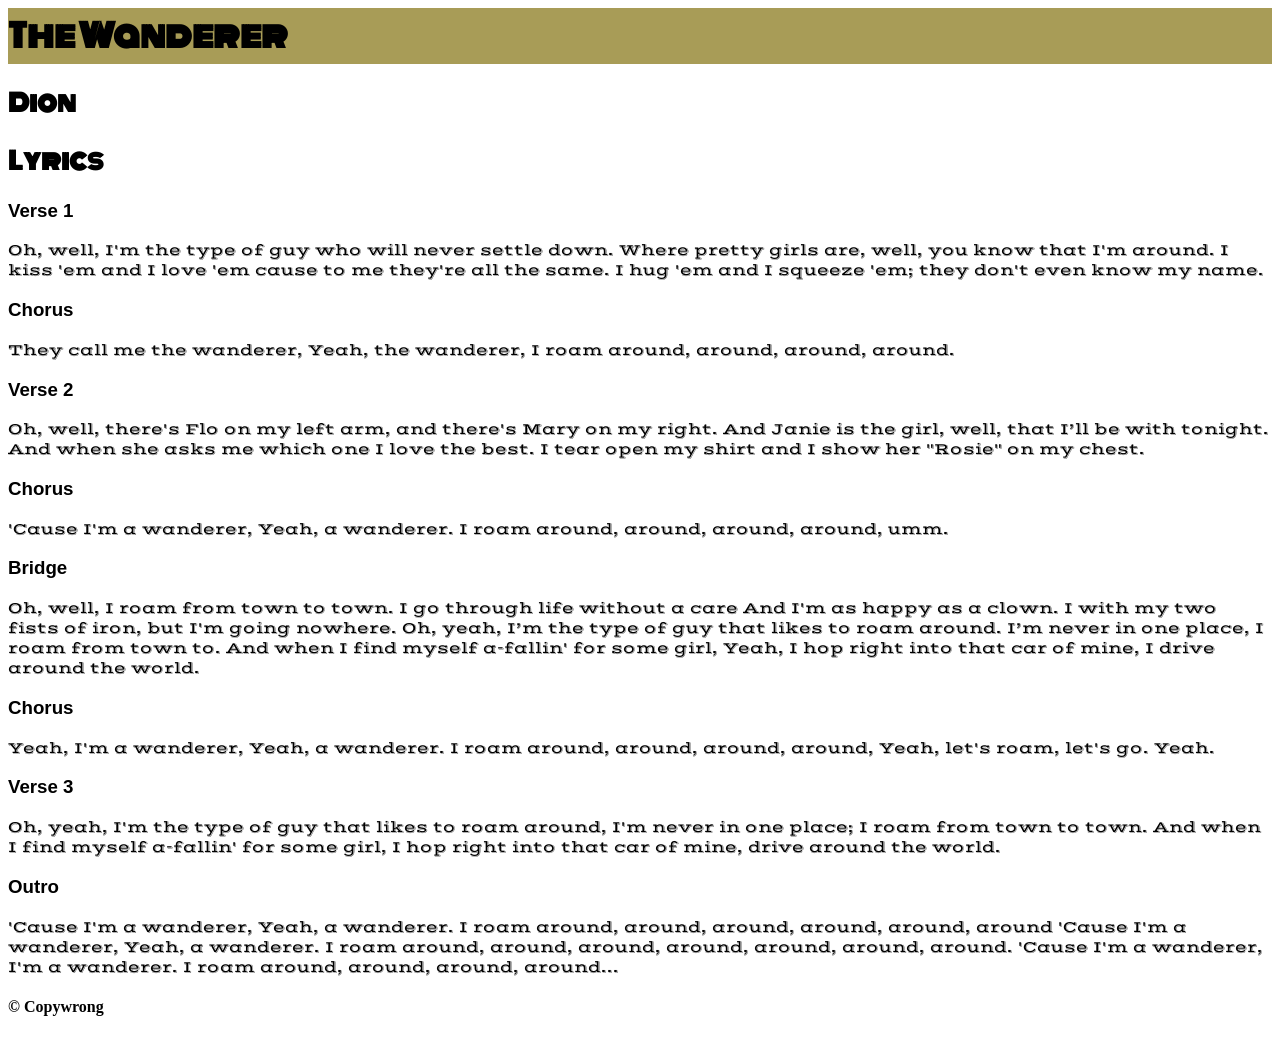
<file: .vs/GeoCol-Assignment2/index.html>
<!DOCTYPE html>
<html lang="en">
    <head>
        <meta charset="UTF-8">
        <meta name="viewport" content="width=device-width, initial-scale=1">
        <meta name="description" content="Hey It's me!">
        <meta name="robots" content="index, follow">
        <title>Website Title</title>
        <link rel="stylesheet" href="css/style.css">
        <!--Font Embeds-->
        <link rel="preconnect" href="https://fonts.googleapis.com">
        <link rel="preconnect" href="https://fonts.gstatic.com" crossorigin>
        <link href="https://fonts.googleapis.com/css2?family=Monoton&family=Smokum&family=Vast+Shadow&display=swap" rel="stylesheet">
    </head>
    <body>
        <header>
            <h1>The Wanderer</h1>
        </header>
       <h2>Dion</h2>
      <main>
        <section>
            <h2>Lyrics</h2>
        </section>
        <section>
            <div>
            <h3>Verse 1</h3>
            <p>Oh, well, I'm the type of guy who will never settle down.
            Where pretty girls are, well, you know that I'm around.
            I kiss 'em and I love 'em cause to me they're all the same.
            I hug 'em and I squeeze 'em; they don't even know my name.</p>

            <h3>Chorus</h3>
            <p>They call me the wanderer,
            Yeah, the wanderer,
            I roam around, around, around, around.</p>

            <h3>Verse 2</h3>
            <p>Oh, well, there's Flo on my left arm, and there's Mary on my right.
            And Janie is the girl, well, that I’ll be with tonight.
            And when she asks me which one I love the best.
            I tear open my shirt and I show her "Rosie" on my chest.</p>

            <h3>Chorus</h3>
            <p>'Cause I'm a wanderer,
            Yeah, a wanderer.
            I roam around, around, around, around, umm.</p>

            <h3>Bridge</h3>
            <p>Oh, well, I roam from town to town.
            I go through life without a care
            And I'm as happy as a clown.
            I with my two fists of iron, but I'm going nowhere.

            Oh, yeah, I’m the type of guy that likes to roam around.
            I’m never in one place, I roam from town to.
            And when I find myself a-fallin' for some girl,
            Yeah, I hop right into that car of mine, I drive around the world.</p>
            <h3>Chorus</h3>

            <p>Yeah, I'm a wanderer,
            Yeah, a wanderer.
            I roam around, around, around, around,
            Yeah, let's roam, let's go.
            Yeah.</p>

            <h3>Verse 3</h3>
            <p>Oh, yeah, I'm the type of guy that likes to roam around,
            I'm never in one place; I roam from town to town.
            And when I find myself a-fallin' for some girl,
            I hop right into that car of mine, drive around the world.</p>

            <h3>Outro</h3>
            <p>'Cause I'm a wanderer,
            Yeah, a wanderer.
            I roam around, around, around, around, around, around
            'Cause I'm a wanderer,
            Yeah, a wanderer.
            I roam around, around, around, around, around, around, around.
            'Cause I'm a wanderer,
            I'm a wanderer.
            I roam around, around, around, around...</p>
            </div>
        </section>
    </main>
    <footer>
    <h4>&copy; Copywrong</h4>
    </footer>
</body>
</html>
</file>
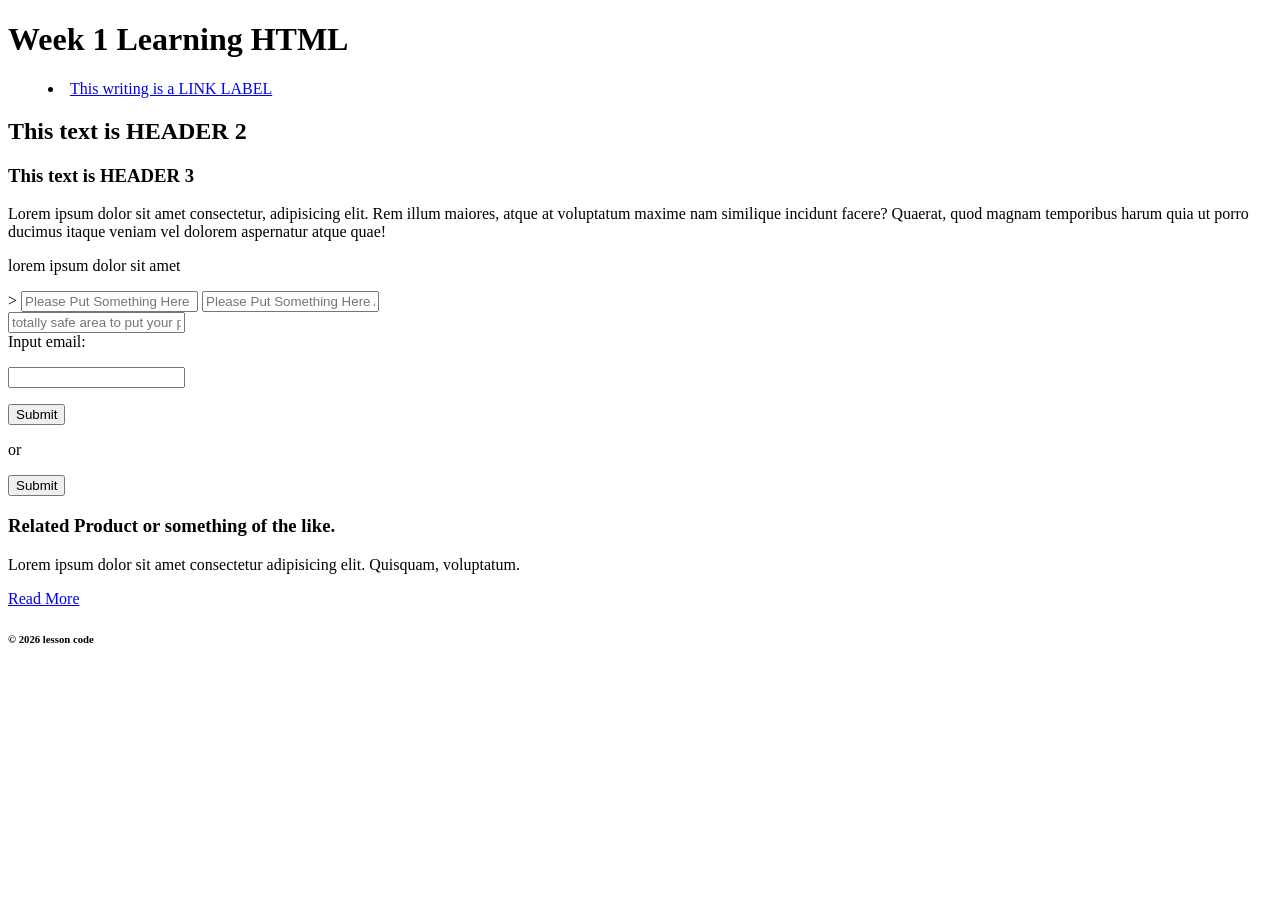
<file: .vs/GeoCol-week-1.slnx/index.html>
<!DOCTYPE html>
<html lang="en">
    <head>
        <!-- Example Comment, use these frequently. They will not render. The head requires metadata and links to CSS JS and fonts. -->
        <meta charset="utf-8">
        <meta name="viewport" content="width=device-width, initial-scale=1">
        <title>Week 1 Learning HTML</title>
        <meta name="description" content="Week 1. HTML Basics in education and learning. Structure.">
        <meta name="robots" content="nofollow, noindex">
    </head>
    <!-- everything in the body is visible to users. -->
    <body>
        <header>
            <h1>Week 1 Learning HTML</h1>
            <nav>
                <menu>
                    <li>
                        <a href="index.html">This writing is a LINK LABEL</a>
                    </li>
                </menu>
            </nav>
        </header>
        <main>
            <section>
                <h2>This text is HEADER 2</h2>
                <div>
                    <h3>This text is HEADER 3</h3>
                    <p>Lorem ipsum dolor sit amet consectetur, adipisicing elit. Rem illum maiores, atque at voluptatum maxime nam similique incidunt facere? Quaerat, quod magnam temporibus harum quia ut porro ducimus itaque veniam vel dolorem aspernatur atque quae!</p>
                    <p class="class">lorem ipsum dolor sit amet</p>
                    <p id="class"></p>
                </div>
            </section>
            <section>
                <form method="post" action="searchingforafilethatdosentexist.php">
                    <!-- Notice the layout of the 1st 2 -->>
                    <input type="text" placeholder="Please Put Something Here" required>
                    <input type="text" placeholder="Please Put Something Here Also" required>
                    <br><!--br (line BReak) should really only be used with inputs.-->
                    <input type="password" placeholder="totally safe area to put your password in">
                    <br>
                    <label>Input email:</label>
                    <p><input type="email"></p>
                    <button type="submit">Submit</button>
                    <p>or</p>
                    <input type="submit">
                </form>
            </section>
        </main>
        <aside>
            <article>
                <h3>Related Product or something of the like.</h3>
                <p>Lorem ipsum dolor sit amet consectetur adipisicing elit. Quisquam, voluptatum.</p>
                <a href="#">Read More</a>
            </article>
        </aside>
        <footer>
            <h6>&copy; 2026 lesson code</h6>
        </footer>
    </body>
</html>
</file>
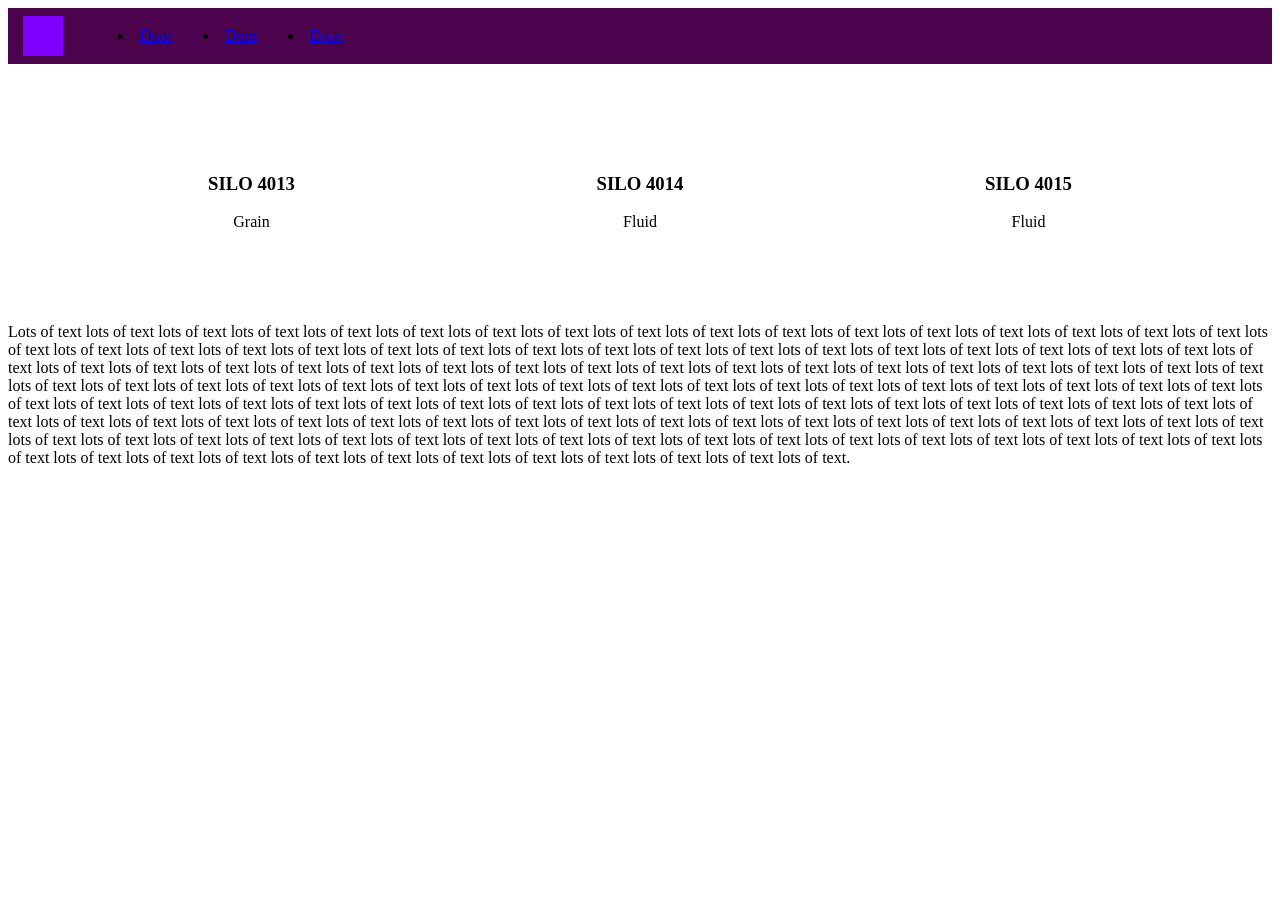
<file: .vs/GeoCol-week-5-LAB/index.html>
<!DOCTYPE html>
<html lang="en">
<head>
  <meta charset="UTF-8">
  <meta name="viewport" content="width=device-width, initial-scale=1">
  <meta name="description" content="Imagine describing a Flexbox to someone who has never seen one before. Then asking them to draw it.">
  <meta name="robots" content="noindex, nofollow">
  <title>Website Title</title>
  <!-- Link to our CSS file. The ../ is not needed because css/ is inside this folder. -->
  <link rel="stylesheet" href="css/style.css">
</head>
<body>
    <header>
    <a href="index.html">
      <!-- The small hard hat icon fits the header better than the full logo -->
      <img src="./img/cube.png" alt="Cube" class="header-logo">
    </a>
    <nav>
      <menu>
        <li><a href="#">Door</a></li>
        <li><a href="#thesilos">Door</a></li>
        <li><a href="#theoverhead">Door</a></li>
      </menu>
    </nav>
  </header>
    <main> 
        <section class="theoverhead">
            <div>
                
            </div>
        </section>
        <section class="thesilos">
            <div>
                <h3>SILO 4013</h3>
                <p>Grain</p>
            </div>
            <div>
                <h3>SILO 4014</h3>
                <p>Fluid</p>
            </div>
            <div>
                <h3>SILO 4015</h3>
                <p>Fluid</p>
            </div>
        </section>
        <section class="cube">
            <div>
                <p>Lots of text lots of text lots of text lots of text lots of text lots of text lots of text lots of text lots of text lots of text lots of text lots of text lots of text lots of text lots of text lots of text lots of text lots of text lots of text lots of text lots of text lots of text lots of text lots of text lots of text lots of text lots of text lots of text lots of text lots of text lots of text lots of text lots of text lots of text lots of text lots of text lots of text lots of text lots of text lots of text lots of text lots of text lots of text lots of text lots of text lots of text lots of text lots of text lots of text lots of text lots of text lots of text lots of text lots of text lots of text lots of text lots of text lots of text lots of text lots of text lots of text lots of text lots of text lots of text lots of text lots of text lots of text lots of text lots of text lots of text lots of text lots of text lots of text lots of text lots of text lots of text lots of text lots of text lots of text lots of text lots of text lots of text lots of text lots of text lots of text lots of text lots of text lots of text lots of text lots of text lots of text lots of text lots of text lots of text lots of text lots of text lots of text lots of text lots of text lots of text lots of text lots of text lots of text lots of text lots of text lots of text lots of text lots of text lots of text lots of text lots of text lots of text lots of text lots of text lots of text lots of text lots of text lots of text lots of text lots of text lots of text lots of text lots of text lots of text lots of text lots of text lots of text lots of text lots of text lots of text lots of text lots of text lots of text.</p>
            </div>
        </section>
    </main>
</body>
</file>
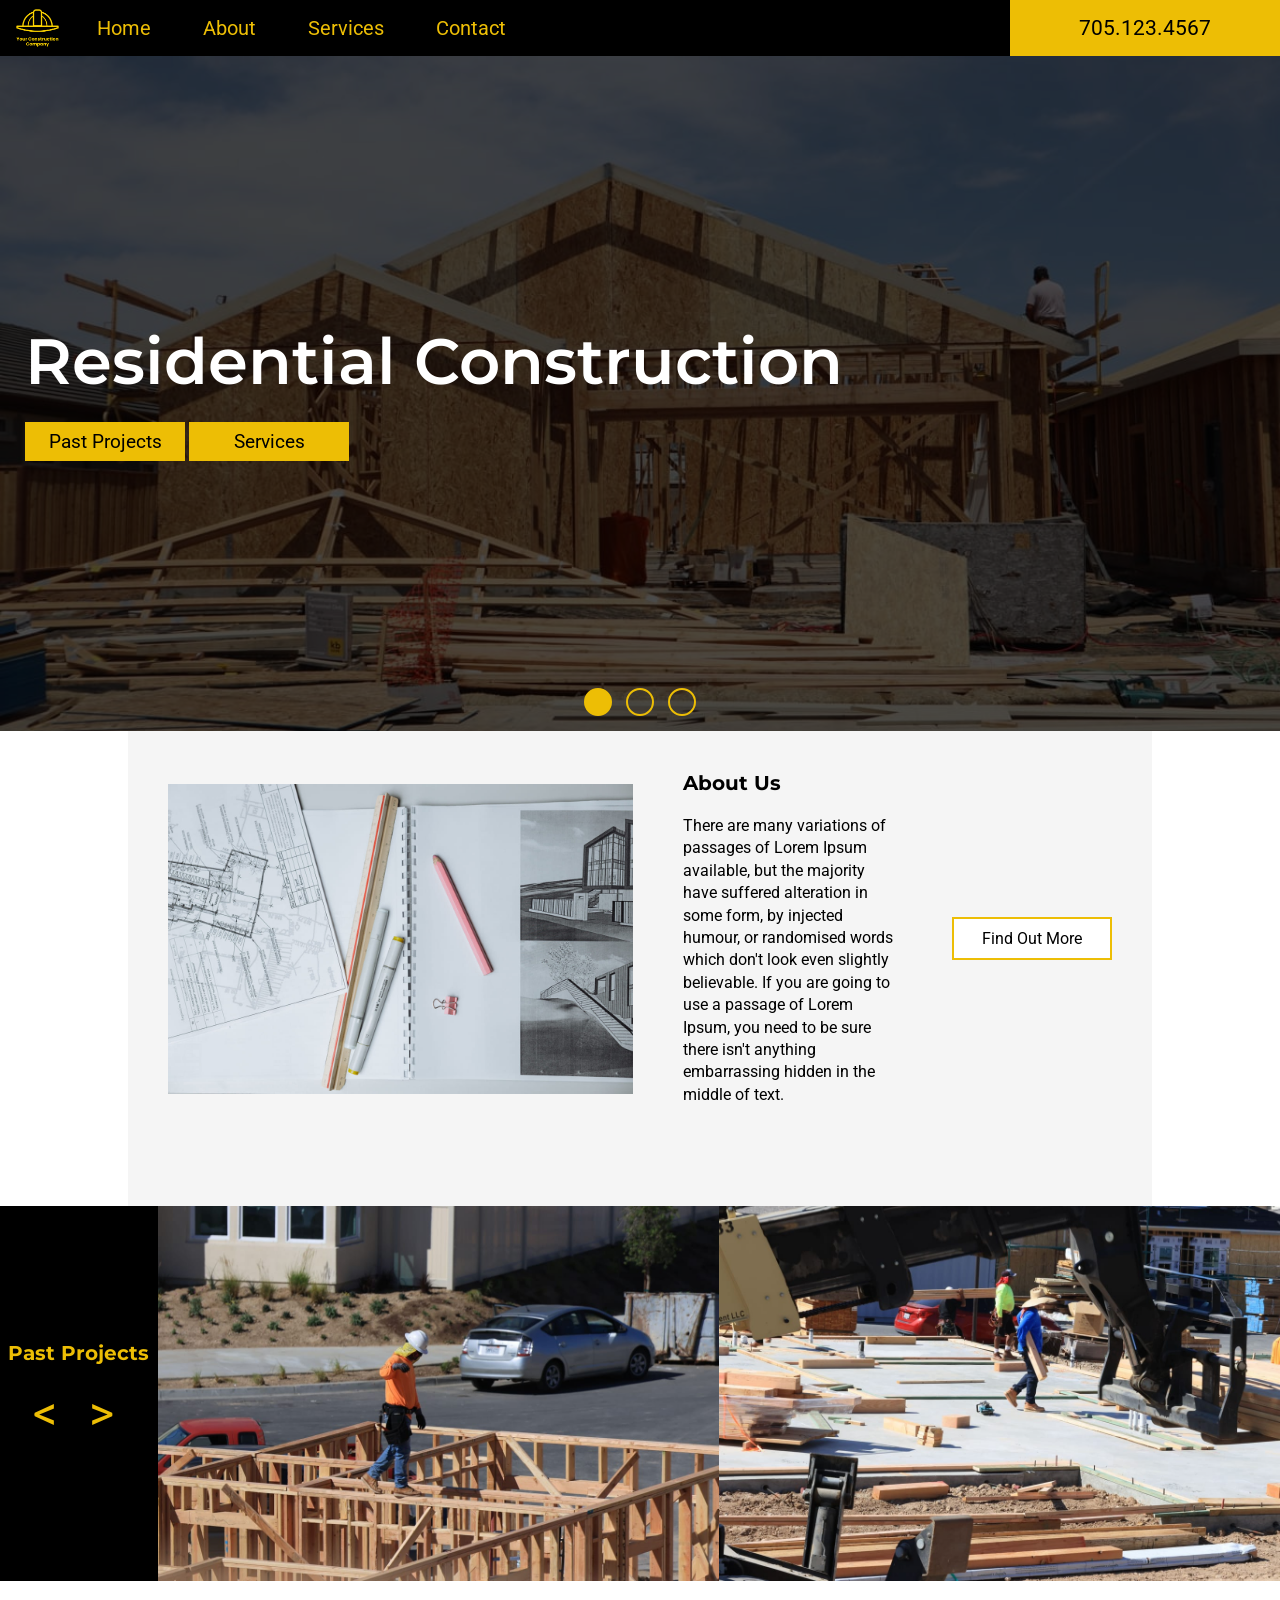
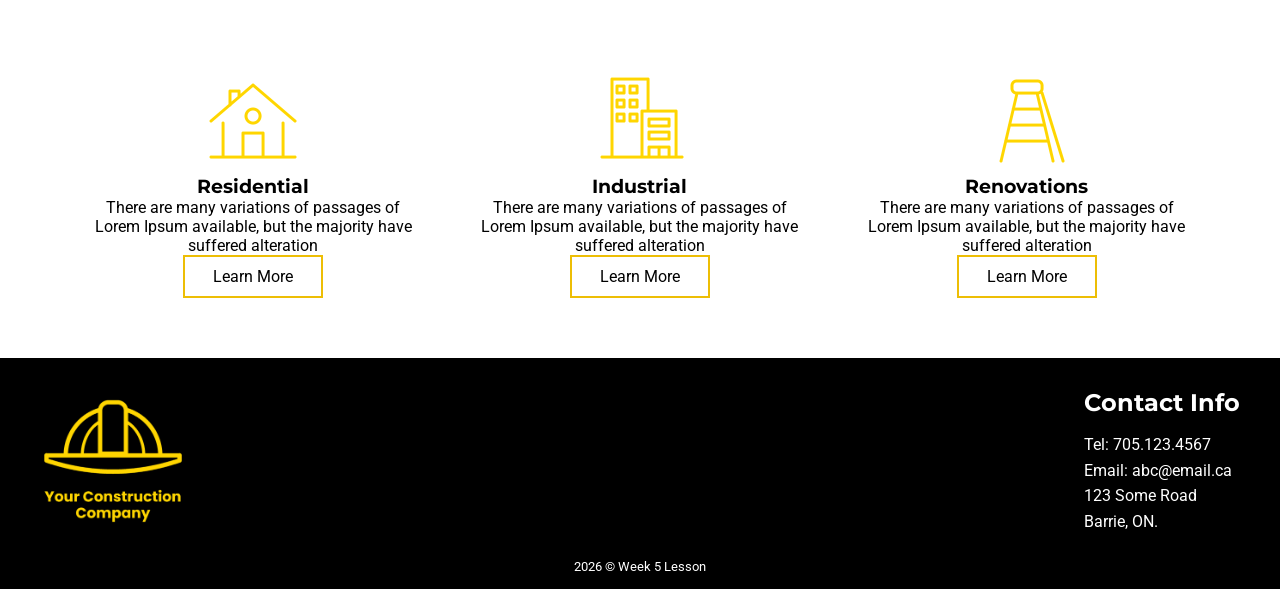
<file: .vs/GeoCol-week-5-TEMPLATE/index.html>
<!DOCTYPE html>
<html lang="en">
<head>
  <meta charset="UTF-8">
  <meta name="viewport" content="width=device-width, initial-scale=1">
  <meta name="description" content="This week we will be using Flexbox for our layout">
  <meta name="robots" content="noindex, nofollow">
  <title>Your Construction Company</title>
  <link rel="preconnect" href="https://fonts.googleapis.com">
  <link rel="preconnect" href="https://fonts.gstatic.com" crossorigin>
  <link href="https://fonts.googleapis.com/css2?family=Montserrat:ital,wght@0,100..900;1,100..900&family=Roboto:ital,wght@0,100..900;1,100..900&display=swap" rel="stylesheet">
  <!-- Link to our CSS file. The ../ is not needed because css/ is inside this folder. -->
  <link rel="stylesheet" href="css/style.css">
</head>
<body>

  <!-- ===== HEADER: logo, navigation links and phone number ===== -->
  <header>
    <a href="index.html">
      <!-- The small hard hat icon fits the header better than the full logo -->
      <img src="./img/logo.png" alt="Your Construction Company logo" class="header-logo">
    </a>
    <nav>
      <menu>
        <li><a href="#">Home</a></li>
        <li><a href="#about">About</a></li>
        <li><a href="#services">Services</a></li>
        <li><a href="#contact">Contact</a></li>
      </menu>
    </nav>
    <p class="header-phone">705.123.4567</p>
  </header>

  <main>

    <!-- ===== HERO: big image with a heading and two buttons ===== -->
    <section class="hero">
      <div class="mask">
        <h1>Residential Construction</h1>
        <div>
          <a href="#" class="button-yellow">Past Projects</a>
          <a href="#services" class="button-yellow">Services</a>
        </div>
        <!-- The three dots below the hero (just a visual, no sliding yet) -->
        <p class="hero-dots">
          <span class="dot dot-filled"></span>
          <span class="dot"></span>
          <span class="dot"></span>
        </p>
      </div>
    </section>

    <!-- ===== ABOUT US: image on the left, text on the right ===== -->
    <section class="about" id="about">
      <div class="about-box">
        <img src="./img/blueprints-one.jpg" alt="Blueprints and tools on a table">
        <div>
          <h2>About Us</h2>
          <p>There are many variations of passages of Lorem Ipsum available, but the majority have suffered alteration in some form, by injected humour, or randomised words which don't look even slightly believable. If you are going to use a passage of Lorem Ipsum, you need to be sure there isn't anything embarrassing hidden in the middle of text.</p>
        </div>
        <a href="#" class="button-outline">Find Out More</a>
      </div>
    </section>

    <!-- ===== PAST PROJECTS: black label on the left, two photos on the right ===== -->
    <section class="projects">
      <div class="projects-label">
        <h2>Past Projects</h2>
        <p class="arrows">&lt; &gt;</p>
      </div>
      <img src="./img/slide-one.jpg" alt="House frame under construction">
      <img src="./img/slide-two.jpg" alt="Worker hammering on a roof">
    </section>

    <!-- ===== SERVICES: three columns, one article for each service ===== -->
    <section class="services" id="services">
      <div>
        <img src="./img/icon-house.png" alt="House icon">
        <h3>Residential</h3>
        <p>There are many variations of passages of Lorem Ipsum available, but the majority have suffered alteration</p>
        <a href="#" class="button-outline">Learn More</a>
      </div>
      <div>
        <img src="./img/icon-building.png" alt="Building icon">
        <h3>Industrial</h3>
        <p>There are many variations of passages of Lorem Ipsum available, but the majority have suffered alteration</p>
        <a href="#" class="button-outline">Learn More</a>
      </div>
      <div>
        <img src="./img/icon-ladder.png" alt="Ladder icon">
        <h3>Renovations</h3>
        <p>There are many variations of passages of Lorem Ipsum available, but the majority have suffered alteration</p>
        <a href="#" class="button-outline">Learn More</a>
      </div>
    </section>

  </main>

  <!-- ===== FOOTER: logo, contact info, copyright ===== -->
  <footer id="contact">
    <section class="footer-columns">
      <div>
        <a href="index.html">
          <img src="./img/logo.png" alt="Your Construction Company logo">
        </a>
      </div>
      <div>
        <!-- A heading can't go inside <address>, so it sits just above it -->
        <h3>Contact Info</h3>
        <address>
          <ul>
            <li>Tel: 705.123.4567</li>
            <li>Email: abc@email.ca</li>
            <li>123 Some Road</li>
            <li>Barrie, ON.</li>
          </ul>
        </address>
      </div>
    </section>
    <p class="copyright">2026 &copy; Week 5 Lesson</p>
  </footer>
</body>
</html>
</file>
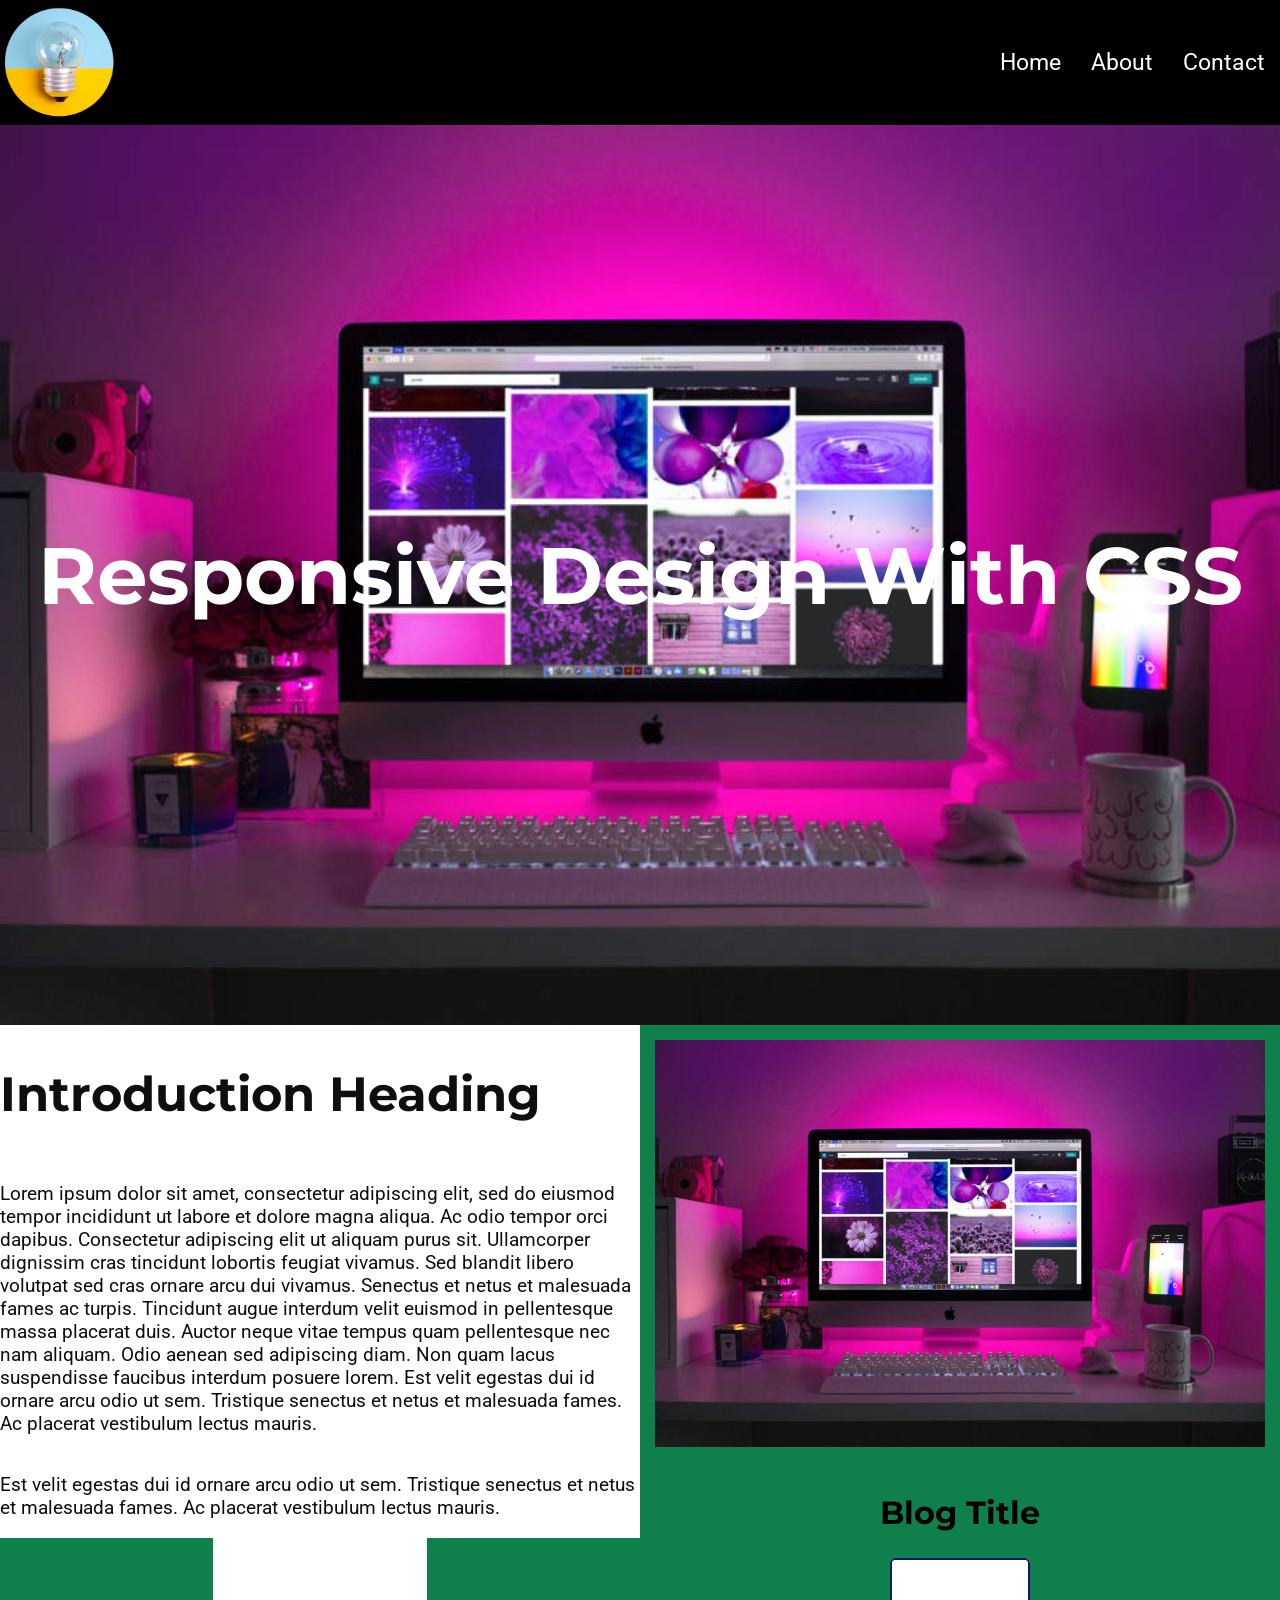
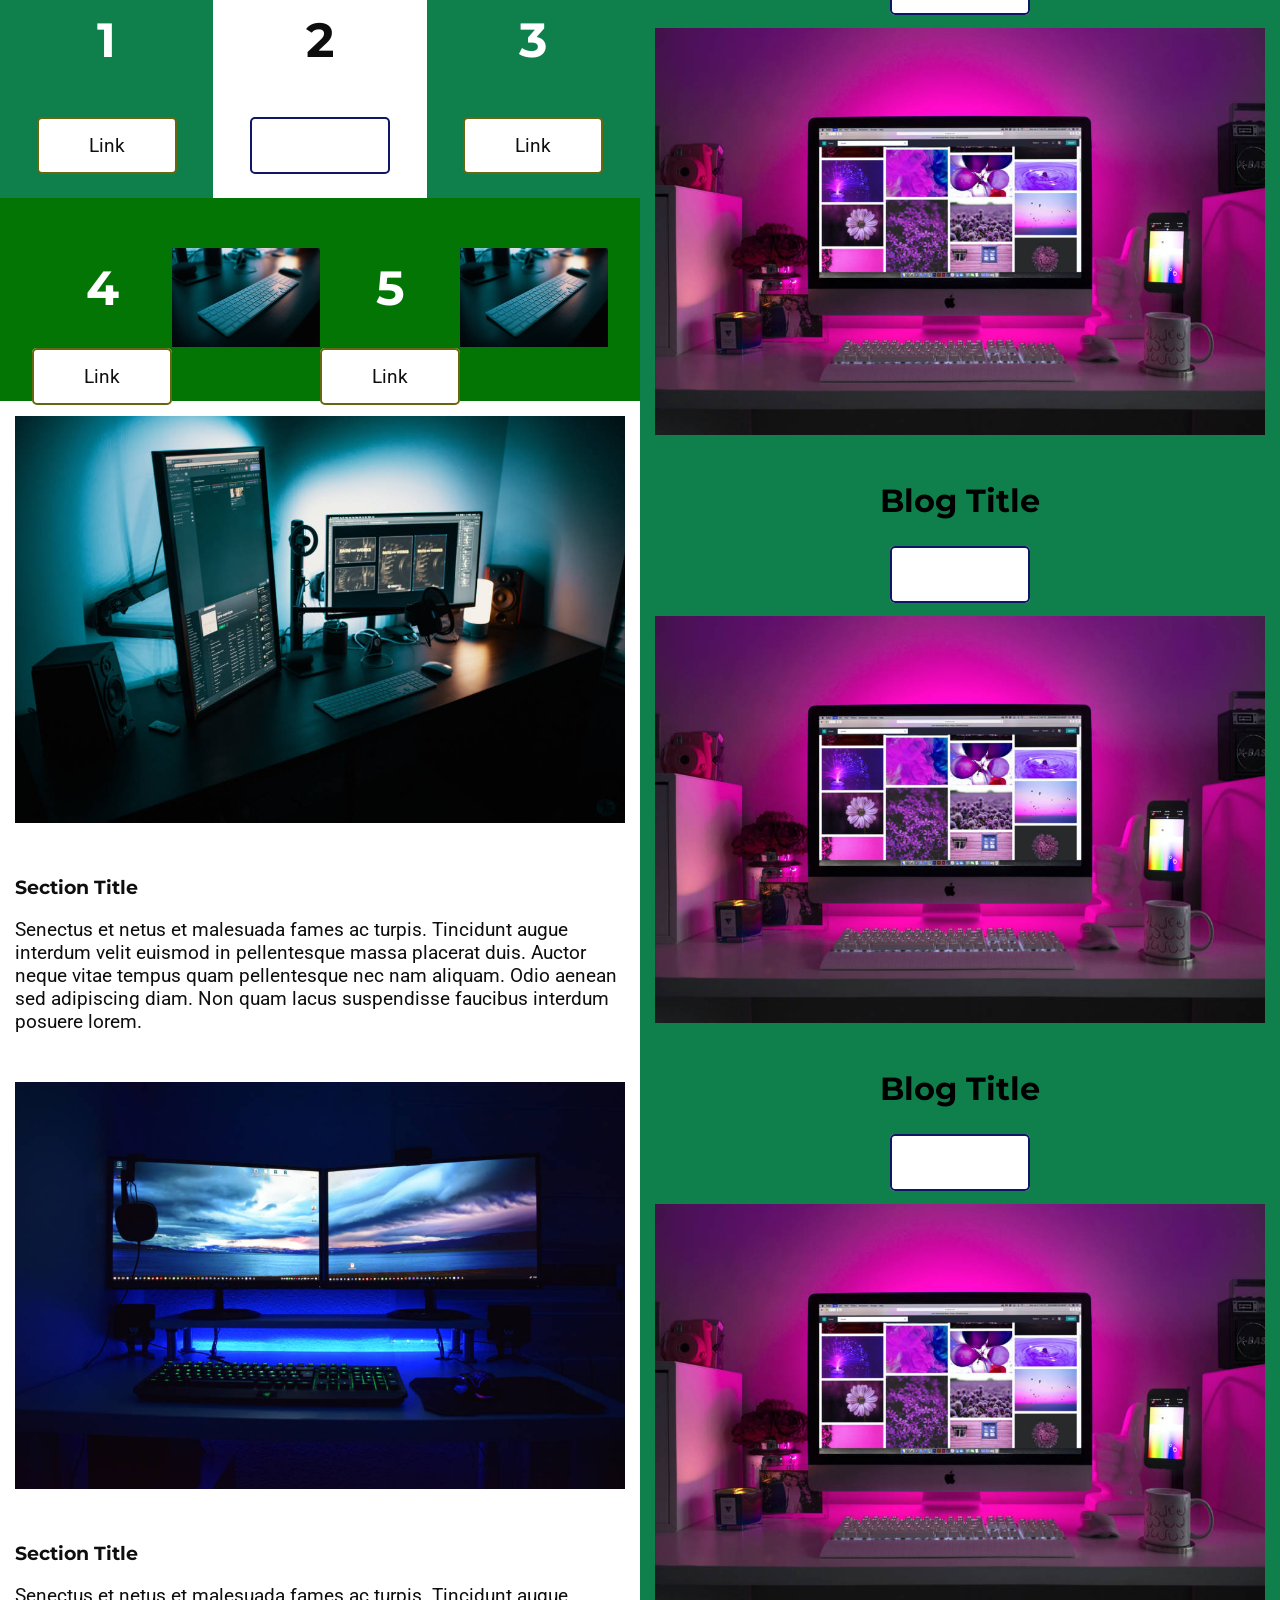
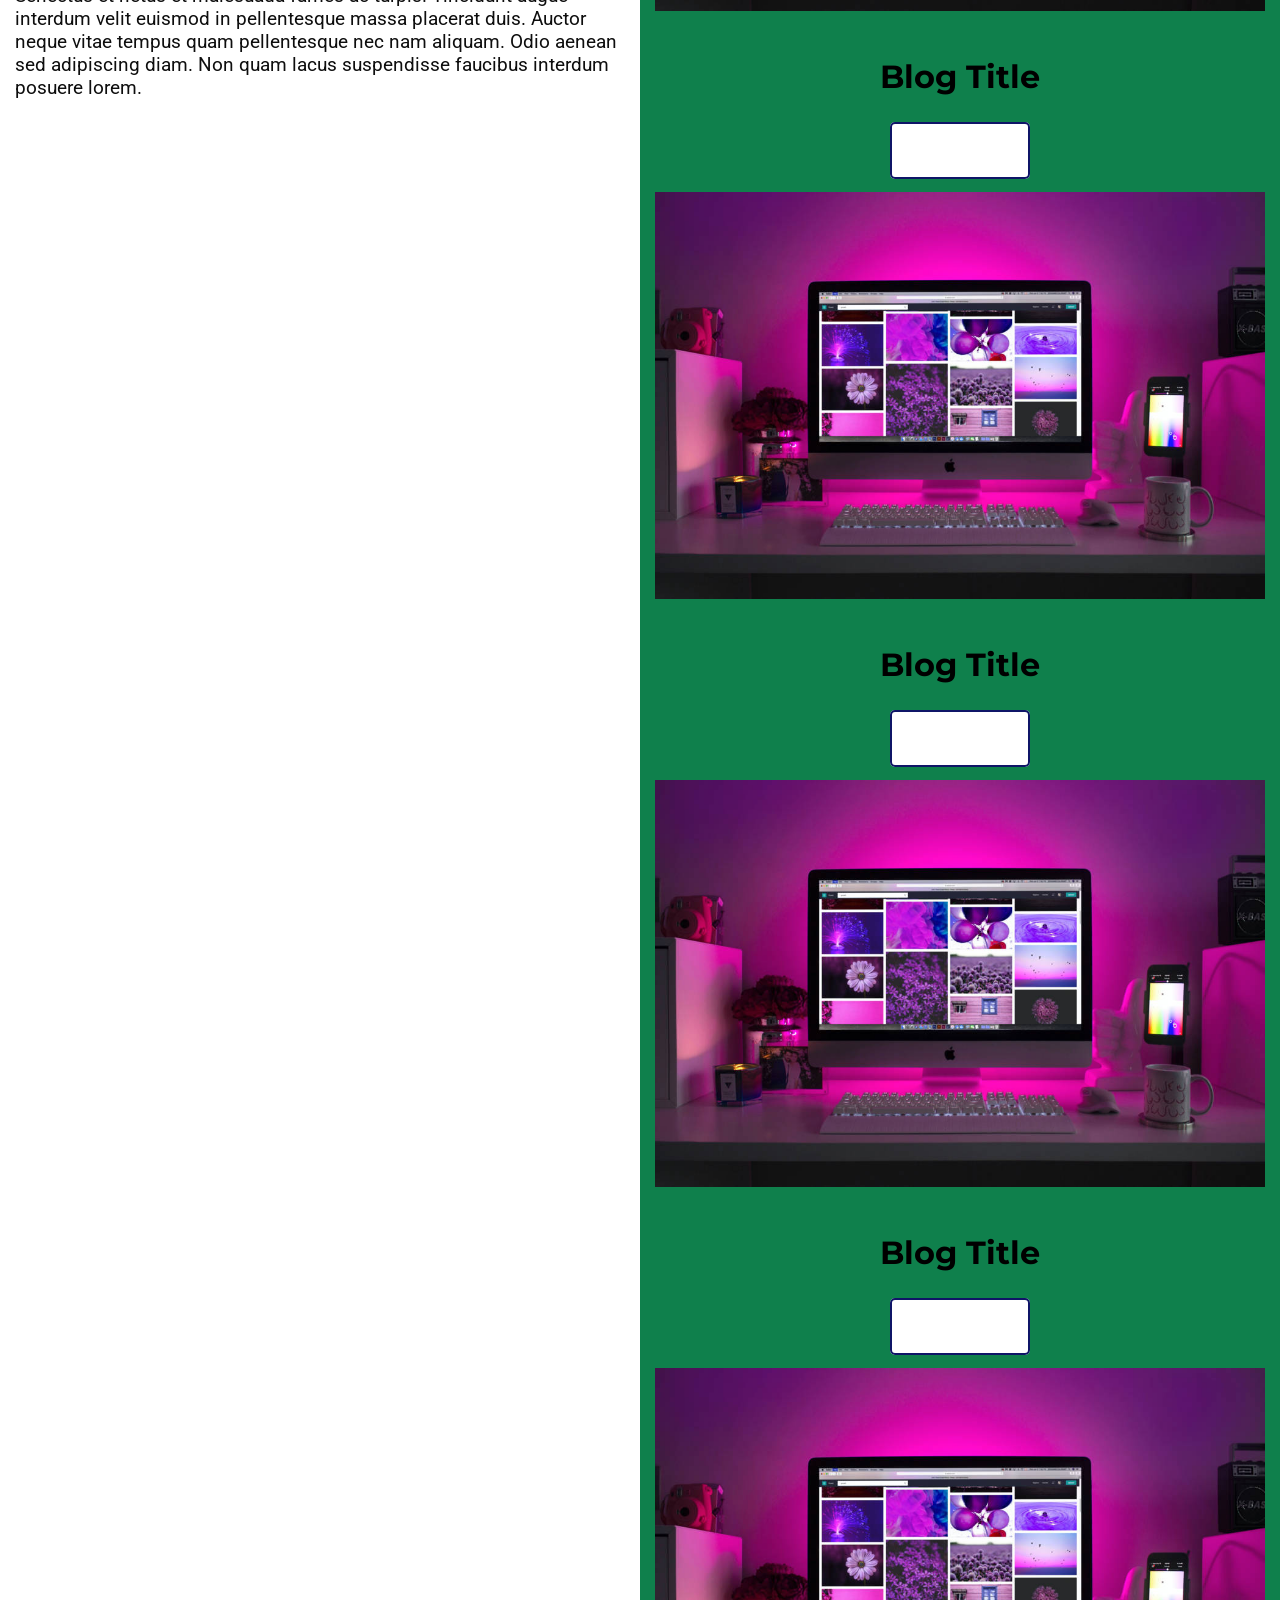
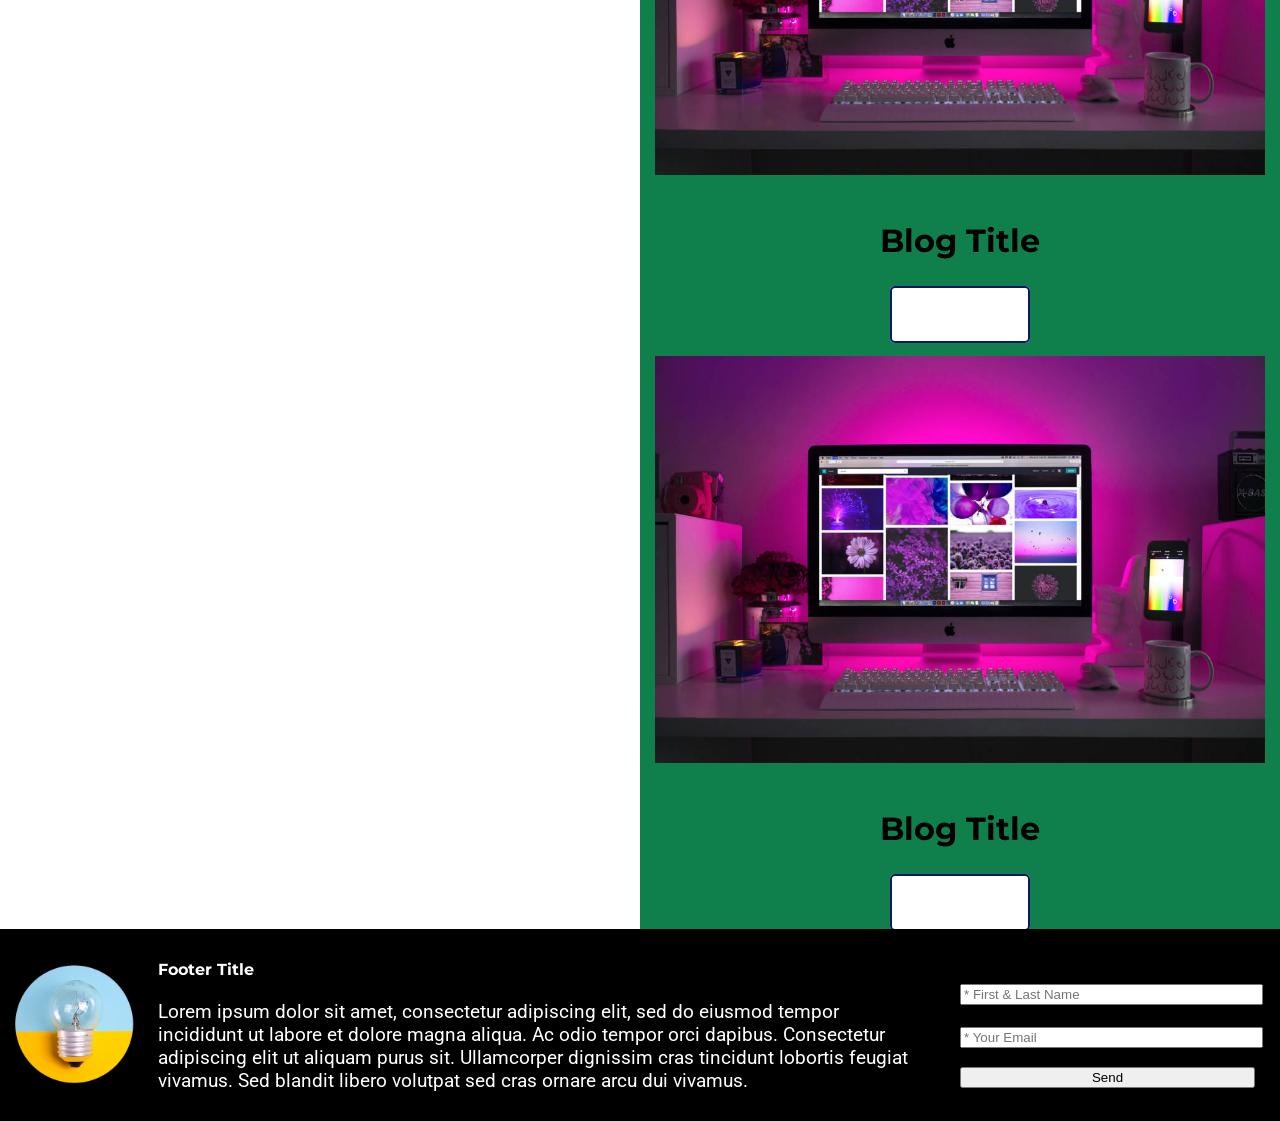
<file: .vs/GeoCol-week-8/index.html>
<!doctype html>
<html lang="en">
  <head>
    <meta charset="utf-8">
    <!-- the meta viewport tag: without it phones pretend to be about 980px wide and shrink the whole page -->
    <meta name="viewport" content="width=device-width, initial-scale=1">
    <title>Responsive Design With CSS</title>
    <meta name="description" content="This week we will explore how to make our website scale to different viewports/devices.">
    <meta name="robots" content="noindex, nofollow">
    <!-- add our custom fonts -->
    <link rel="preconnect" href="https://fonts.googleapis.com">
    <link rel="preconnect" href="https://fonts.gstatic.com" crossorigin>
    <link href="https://fonts.googleapis.com/css2?family=Montserrat:wght@400;500;700&family=Roboto:wght@400;500;700&display=swap" rel="stylesheet">
    <!-- add our CSS file -->
    <link rel="stylesheet" href="./css/style.css">
  </head>
  <body>
    <!-- Before we get started, it would be important to note that we will be using both flex and grid to create our layout for this web page. We will also be creating a bit more of a complicated design that way we can't cheat the responsive aspect of our page. -->
    <!-- This page is built MOBILE FIRST: the CSS is written for phones and then min-width media queries add to it as the screen gets wider. -->
    <!-- For our main layout we will use grid. Our body element will become a grid container making all the top level container elements the grid items -->
    <header>
      <!-- our header will be a flexbox, and we will also be assigning the grid area name "header" to this element. -->
      <div>
        <a href="index.html"><img src="./img/sample-logo.png" alt="logo"></a>
      </div>
      <nav>
        <menu>
          <li><a href="index.html">Home</a></li>
          <li><a href="index.html">About</a></li>
          <li><a href="index.html">Contact</a></li>
        </menu>
      </nav>
    </header>
    <!-- before we add our main, we will add a section that will act as our "masthead" for the page. Grid area name will be "hero". -->
    <section class="masthead">
      <div>
        <h1>Responsive Design With CSS</h1>
      </div>
    </section>
    <!-- our main element will take 75% of the width of the body element on our larger viewports. We will have to address this as we scale down to our smaller viewports. Grid area name will be "main". -->
    <main>
      <!-- 1st row will be 1 column. -->
      <!-- I will be adding a class "example", the reason for this is to show how you can optimize your CSS by creating global classes that can be used to apply CSS to multiple elements at the same time. -->
      <section class="example example-1">
        <h2>Introduction Heading</h2>
        <p>Lorem ipsum dolor sit amet, consectetur adipiscing elit, sed do eiusmod tempor incididunt ut labore et dolore magna aliqua. Ac odio tempor orci dapibus. Consectetur adipiscing elit ut aliquam purus sit. Ullamcorper dignissim cras tincidunt lobortis feugiat vivamus. Sed blandit libero volutpat sed cras ornare arcu dui vivamus. Senectus et netus et malesuada fames ac turpis. Tincidunt augue interdum velit euismod in pellentesque massa placerat duis. Auctor neque vitae tempus quam pellentesque nec nam aliquam. Odio aenean sed adipiscing diam. Non quam lacus suspendisse faucibus interdum posuere lorem. Est velit egestas dui id ornare arcu odio ut sem. Tristique senectus et netus et malesuada fames. Ac placerat vestibulum lectus mauris.</p>
        <p>Est velit egestas dui id ornare arcu odio ut sem. Tristique senectus et netus et malesuada fames. Ac placerat vestibulum lectus mauris.</p>
      </section>
      <!-- 2nd row will be 3 columns. -->
      <section class="example example-2">
        <!-- I will be adding another global class to the anchor element, again to optimize our CSS. -->
        <div>
          <h3>1</h3>
          <a href="#" class="btn-1">Link</a>
        </div>
        <div>
          <h3>2</h3>
          <a href="#" class="btn-2">Link</a>
        </div>
        <div>
          <h3>3</h3>
          <a href="#" class="btn-1">Link</a>
        </div>
      </section>
      <!-- 3rd row will be 4 columns. 2 text divs and 2 image divs. -->
      <section class="example example-3">
        <div>
          <h3>4</h3>
          <a href="#" class="btn-1">Link</a>
        </div>
        <div>
          <img src="./img/sample-2.jpg" alt="image 2">
        </div>
        <div>
          <h3>5</h3>
          <a href="#" class="btn-1">Link</a>
        </div>
        <div>
          <img src="./img/sample-2.jpg" alt="image 2">
        </div>
      </section>
      <!-- the next two sections will be 2 columns but and they will both contain an image and text. The only difference is that they will be opposite. We are going to do this because it will offer us an issue when it comes to smaller viewports.  -->
      <section class="example example-4">
        <div>
          <h3>Section Title</h3>
          <p>Senectus et netus et malesuada fames ac turpis. Tincidunt augue interdum velit euismod in pellentesque massa placerat duis. Auctor neque vitae tempus quam pellentesque nec nam aliquam. Odio aenean sed adipiscing diam. Non quam lacus suspendisse faucibus interdum posuere lorem.</p>
        </div>
        <div>
          <img src="./img/sample-3.jpg" alt="image 3">
        </div>
      </section>
      <section class="example example-5">
        <div>
          <img src="./img/sample-4.jpg" alt="image 4">
        </div>
        <div>
          <h3>Section Title</h3>
          <p>Senectus et netus et malesuada fames ac turpis. Tincidunt augue interdum velit euismod in pellentesque massa placerat duis. Auctor neque vitae tempus quam pellentesque nec nam aliquam. Odio aenean sed adipiscing diam. Non quam lacus suspendisse faucibus interdum posuere lorem.</p>
        </div>
      </section>
    </main>
    <!-- our aside element will take the remaining 25% of the width of the body element. We will also need to address this as we get to the smaller viewports. Grid area name will be "sidebar". -->
    <aside>
      <article>
        <img src="./img/sample-1.jpg" alt="blog image">
        <h4>Blog Title</h4>
        <a href="#" class="btn-2">Link</a>
      </article>
      <article>
        <img src="./img/sample-1.jpg" alt="blog image">
        <h4>Blog Title</h4>
        <a href="#" class="btn-2">Link</a>
      </article>
      <article>
        <img src="./img/sample-1.jpg" alt="blog image">
        <h4>Blog Title</h4>
        <a href="#" class="btn-2">Link</a>
      </article>
      <article>
        <img src="./img/sample-1.jpg" alt="blog image">
        <h4>Blog Title</h4>
        <a href="#" class="btn-2">Link</a>
      </article>
      <article>
        <img src="./img/sample-1.jpg" alt="blog image">
        <h4>Blog Title</h4>
        <a href="#" class="btn-2">Link</a>
      </article>
      <article>
        <img src="./img/sample-1.jpg" alt="blog image">
        <h4>Blog Title</h4>
        <a href="#" class="btn-2">Link</a>
      </article>
      <article>
        <img src="./img/sample-1.jpg" alt="blog image">
        <h4>Blog Title</h4>
        <a href="#" class="btn-2">Link</a>
      </article>
      <article>
        <img src="./img/sample-1.jpg" alt="blog image">
        <h4>Blog Title</h4>
        <a href="#" class="btn-2">Link</a>
      </article>
    </aside>
    <!-- we haven't done much with the footer up until now. This footer will look more like what a footer would look like if this page was being made for a client. Grid area name will be "footer". -->
    <footer>
      <!-- logo -->
      <div>
        <a href="#"><img src="./img/sample-logo.png" alt="footer logo"></a>
      </div>
      <!-- small about text -->
      <div>
        <h4>Footer Title</h4>
        <p>Lorem ipsum dolor sit amet, consectetur adipiscing elit, sed do eiusmod tempor incididunt ut labore et dolore magna aliqua. Ac odio tempor orci dapibus. Consectetur adipiscing elit ut aliquam purus sit. Ullamcorper dignissim cras tincidunt lobortis feugiat vivamus. Sed blandit libero volutpat sed cras ornare arcu dui vivamus.</p>
      </div>
      <!-- quick contact form -->
      <div>
        <form method="post" action="somefile.php">
          <p><input type="text" placeholder="* First & Last Name" required></p>
          <p><input type="email" placeholder="* Your Email"></p>
          <input type="submit" value="Send">
        </form>
      </div>
    </footer>
  </body>
</html>
</file>
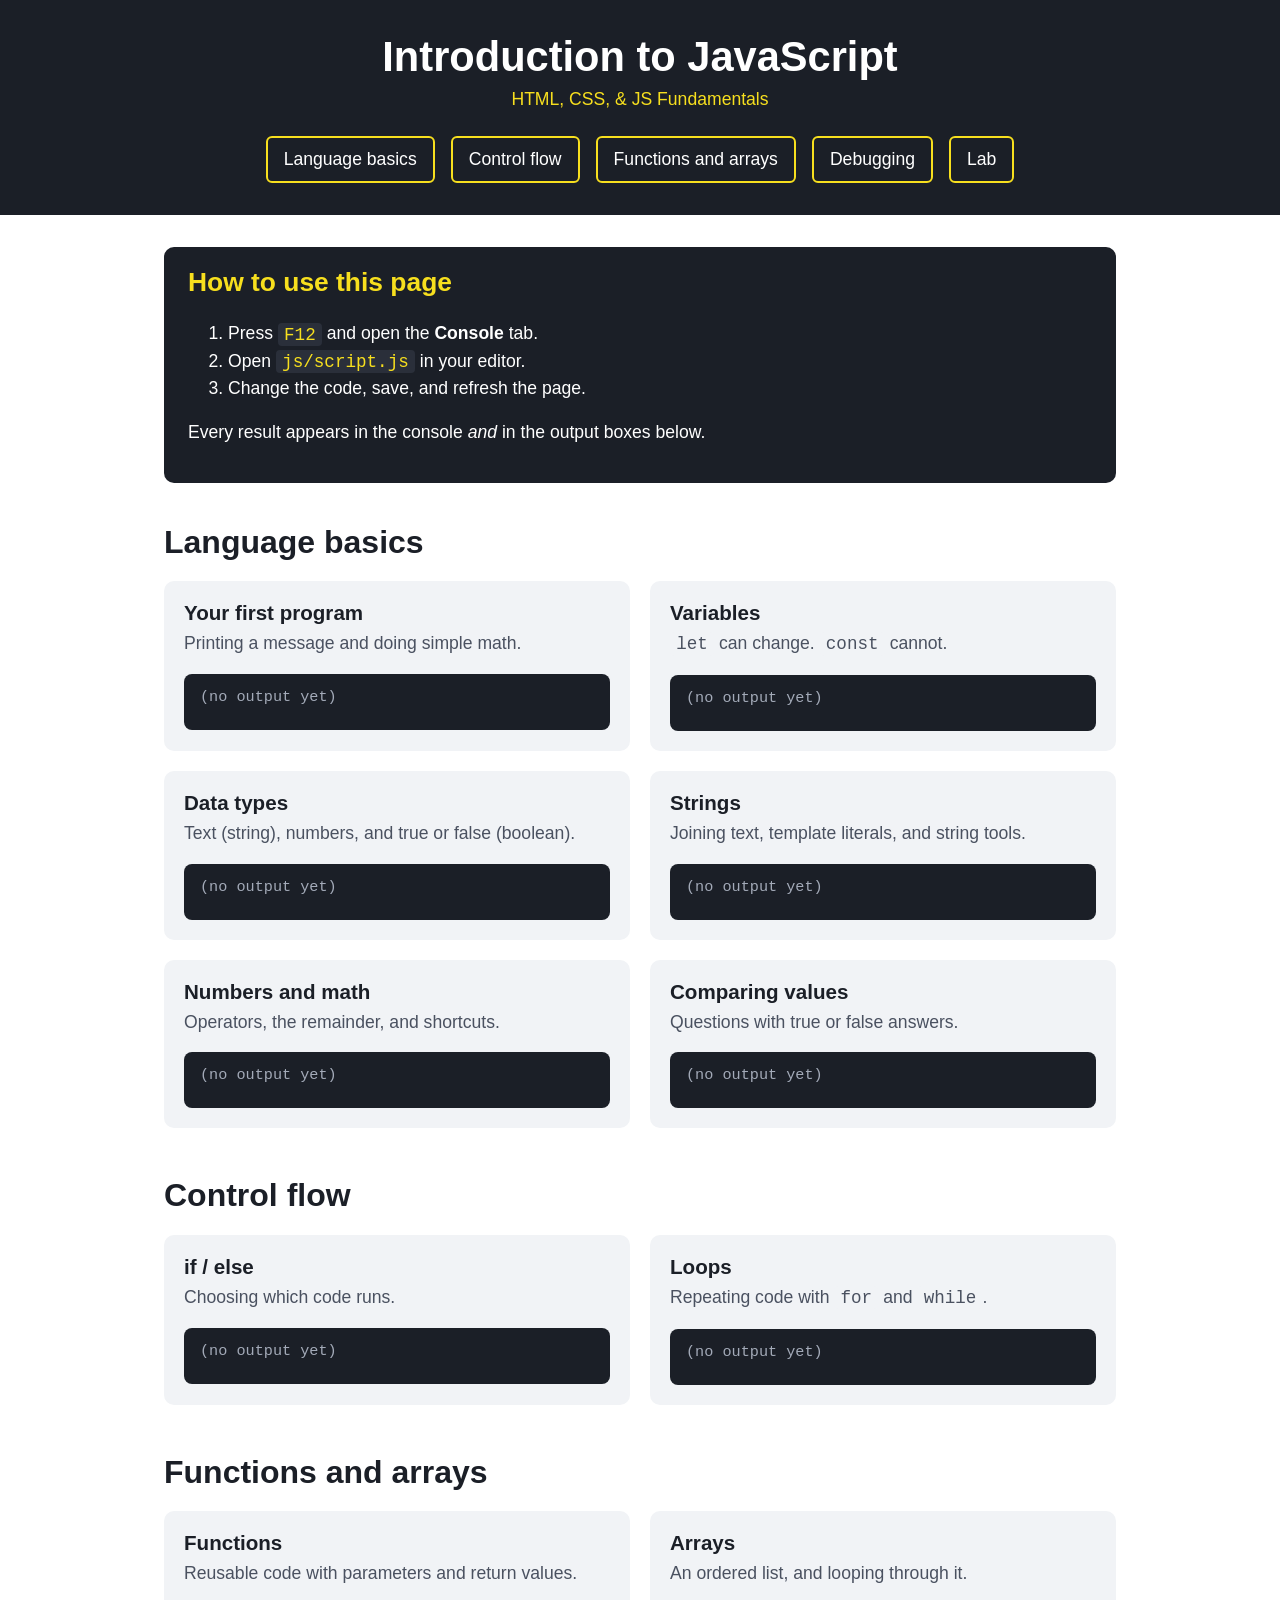
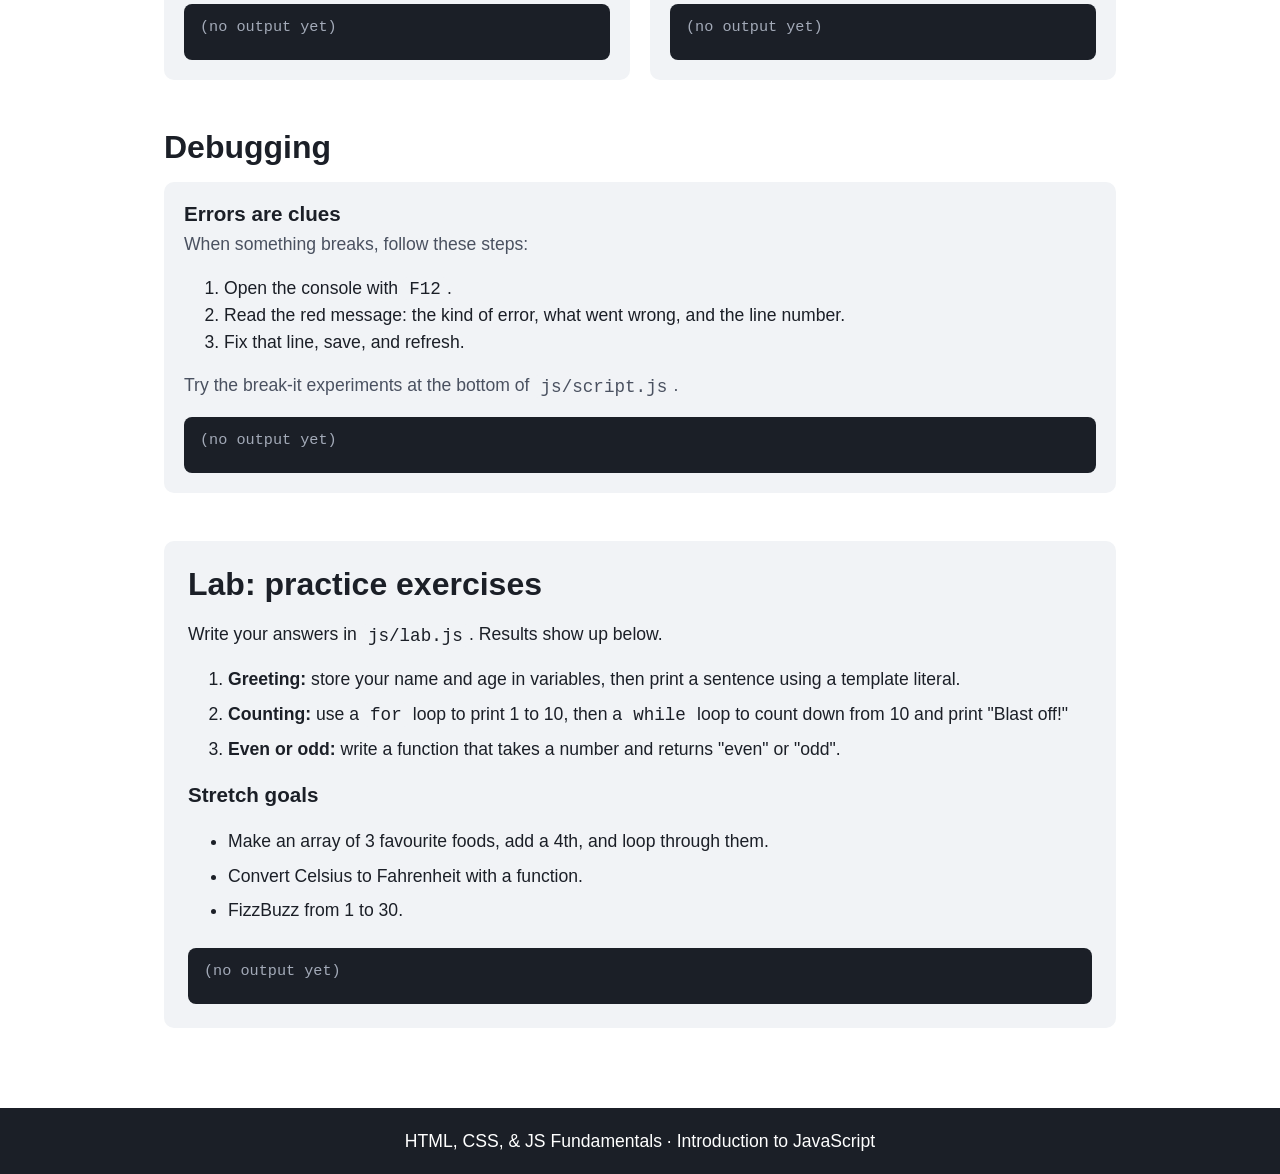
<file: .vs/GeoCol-week-9/index.html>
<!DOCTYPE html>
<html lang="en">
  <head>
    <meta charset="UTF-8">
    <meta name="viewport" content="width=device-width, initial-scale=1">
    <meta name="description" content="This is our first JS lesson">
    <meta name="robots" content="noindex, nofollow">
    <title>Introduction to JavaScript | HTML, CSS, &amp; JS Fundamentals</title>

    <!-- Our stylesheet lives in the css folder -->
    <link rel="stylesheet" href="css/style.css" />

    <!--
      Our JavaScript lives in the js folder.
      "defer" tells the browser: download the script now, but wait until the
      whole page has loaded before running it. That way every <output> box
      below already exists when our code tries to write into it.
      Scripts with defer run in the order they are listed, so helpers.js
      must come first (script.js and lab.js both use its show() function).
    -->
    <script src="js/helpers.js" defer></script>
    <script src="js/script.js" defer></script>
    <script src="js/lab.js" defer></script>
  </head>

  <body>
    <!-- ========== Page header ========== -->
    <header class="site-header">
      <h1>Introduction to JavaScript</h1>
      <p>HTML, CSS, &amp; JS Fundamentals</p>

      <!-- Navigation: <menu> holds our list of jump links -->
      <nav aria-label="Lesson sections">
        <menu>
          <li><a href="#basics">Language basics</a></li>
          <li><a href="#control-flow">Control flow</a></li>
          <li><a href="#functions-arrays">Functions and arrays</a></li>
          <li><a href="#debugging">Debugging</a></li>
          <li><a href="#lab">Lab</a></li>
        </menu>
      </nav>
    </header>

    <!-- ========== Main content ========== -->
    <main>
      <!-- <aside> is for side information that supports the main content -->
      <aside class="tip">
        <h2>How to use this page</h2>
        <ol>
          <li>Press <kbd>F12</kbd> and open the <strong>Console</strong> tab.</li>
          <li>Open <code>js/script.js</code> in your editor.</li>
          <li>Change the code, save, and refresh the page.</li>
        </ol>
        <p>Every result appears in the console <em>and</em> in the output boxes below.</p>
      </aside>

      <!-- ===== Section 1: Language basics ===== -->
      <section id="basics">
        <h2>Language basics</h2>

        <article>
          <h3>Your first program</h3>
          <p>Printing a message and doing simple math.</p>
          <output id="out-first"></output>
        </article>

        <article>
          <h3>Variables</h3>
          <p><code>let</code> can change. <code>const</code> cannot.</p>
          <output id="out-variables"></output>
        </article>

        <article>
          <h3>Data types</h3>
          <p>Text (string), numbers, and true or false (boolean).</p>
          <output id="out-types"></output>
        </article>

        <article>
          <h3>Strings</h3>
          <p>Joining text, template literals, and string tools.</p>
          <output id="out-strings"></output>
        </article>

        <article>
          <h3>Numbers and math</h3>
          <p>Operators, the remainder, and shortcuts.</p>
          <output id="out-numbers"></output>
        </article>

        <article>
          <h3>Comparing values</h3>
          <p>Questions with true or false answers.</p>
          <output id="out-compare"></output>
        </article>
      </section>

      <!-- ===== Section 2: Control flow ===== -->
      <section id="control-flow">
        <h2>Control flow</h2>

        <article>
          <h3>if / else</h3>
          <p>Choosing which code runs.</p>
          <output id="out-ifelse"></output>
        </article>

        <article>
          <h3>Loops</h3>
          <p>Repeating code with <code>for</code> and <code>while</code>.</p>
          <output id="out-loops"></output>
        </article>
      </section>

      <!-- ===== Section 3: Functions and arrays ===== -->
      <section id="functions-arrays">
        <h2>Functions and arrays</h2>

        <article>
          <h3>Functions</h3>
          <p>Reusable code with parameters and return values.</p>
          <output id="out-functions"></output>
        </article>

        <article>
          <h3>Arrays</h3>
          <p>An ordered list, and looping through it.</p>
          <output id="out-arrays"></output>
        </article>
      </section>

      <!-- ===== Section 4: Debugging ===== -->
      <section id="debugging">
        <h2>Debugging</h2>

        <article>
          <h3>Errors are clues</h3>
          <p>When something breaks, follow these steps:</p>
          <ol>
            <li>Open the console with <kbd>F12</kbd>.</li>
            <li>Read the red message: the kind of error, what went wrong, and the line number.</li>
            <li>Fix that line, save, and refresh.</li>
          </ol>
          <p>Try the break-it experiments at the bottom of <code>js/script.js</code>.</p>
          <output id="out-debug"></output>
        </article>
      </section>

      <!-- ===== Lab ===== -->
      <section id="lab">
        <h2>Lab: practice exercises</h2>
        <p>Write your answers in <code>js/lab.js</code>. Results show up below.</p>

        <ol>
          <li><strong>Greeting:</strong> store your name and age in variables, then print a sentence using a template literal.</li>
          <li><strong>Counting:</strong> use a <code>for</code> loop to print 1 to 10, then a <code>while</code> loop to count down from 10 and print "Blast off!"</li>
          <li><strong>Even or odd:</strong> write a function that takes a number and returns "even" or "odd".</li>
        </ol>

        <h3>Stretch goals</h3>
        <ul>
          <li>Make an array of 3 favourite foods, add a 4th, and loop through them.</li>
          <li>Convert Celsius to Fahrenheit with a function.</li>
          <li>FizzBuzz from 1 to 30.</li>
        </ul>

        <output id="out-lab"></output>
      </section>
    </main>

    <!-- ========== Page footer ========== -->
    <footer class="site-footer">
      <p>HTML, CSS, &amp; JS Fundamentals &middot; Introduction to JavaScript</p>
    </footer>
  </body>
</html>
</file>
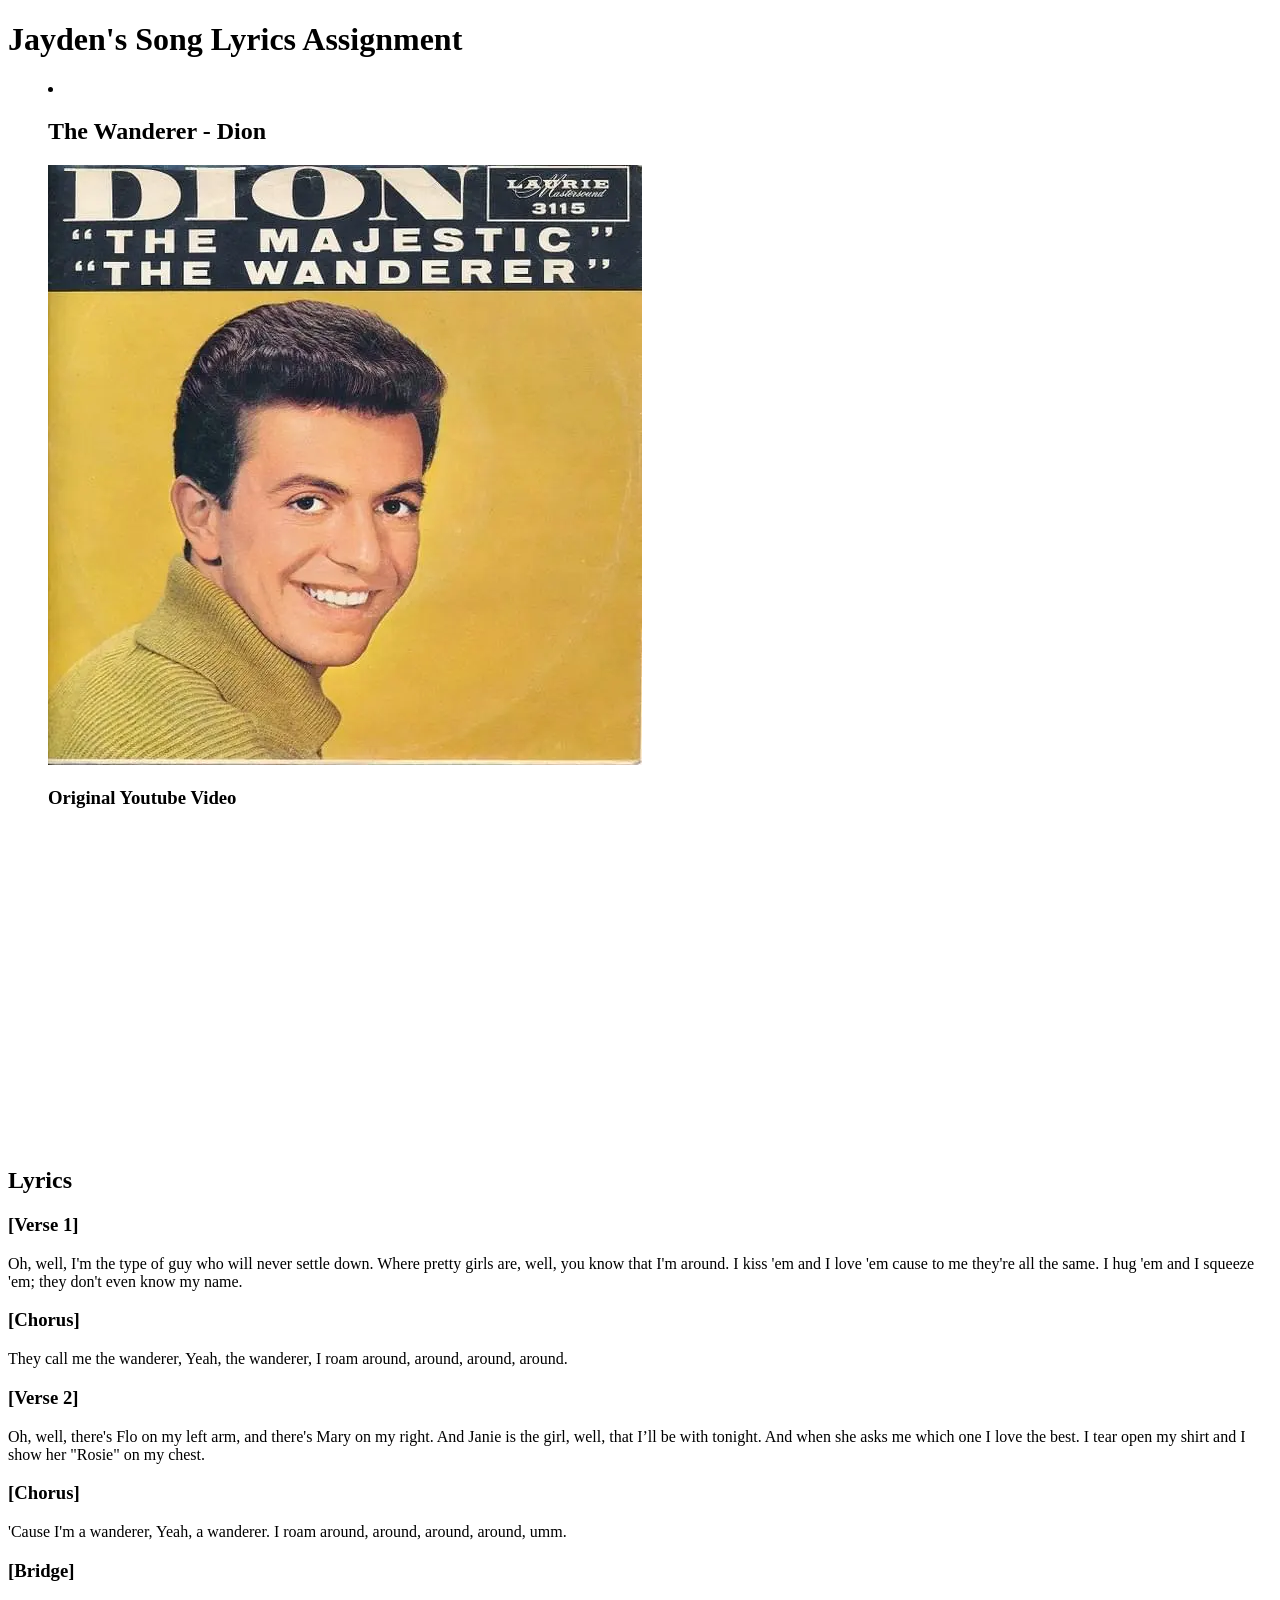
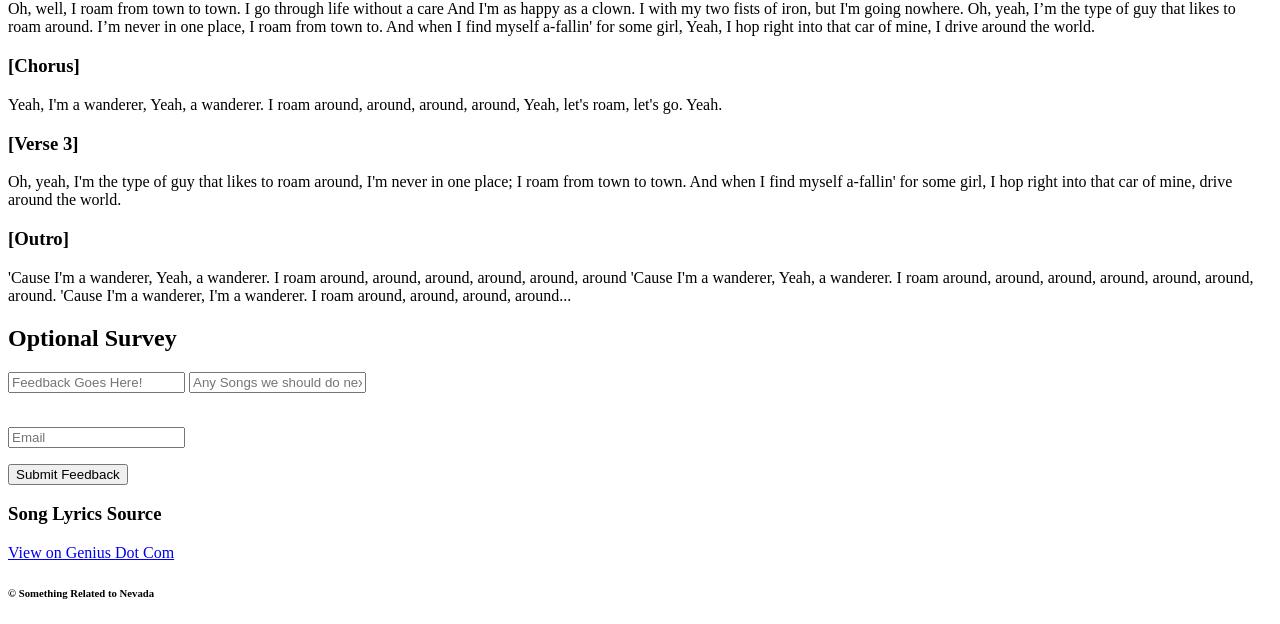
<file: .vs/GeoCol-Assignment1-BACKUP/indexASS1.html>
<!DOCTYPE html>
<html lang="en">
    <head>
        <!-- Setting MetaData. -->
        <meta charset="utf-8">
        <meta name="viewport" content="width=device-width, initial-scale=1">
        <title>Song Lyric Assignment</title>
        <meta name="description" content="Song Lyric Assignment for Comp 1020">
        <meta name="robots" content="follow, index">
    </head>
    <!-- The Primary Header. Also "links" back to the original video-->
    <body>
        <header>
            <h1>Jayden's Song Lyrics Assignment</h1>
            <nav>
                <menu>
                    <!-- This List contains the Original YT Video, the album art, and the song title and it's creator.-->
                    <li>
                        <h2>The Wanderer - Dion</h2>
                        <img src="./imgs/dabe62e65df77bb706ca79f319e64a59.594x600x1.webp" alt="The Wanderer Album Art, which shows an image of Dion in a yellow turtle neck sweather, facing the camera and smiling. With large white bold text that reads DION with smaller test reading THE MAJESTIC and below that, THE WANDERER and small text in a white box in the top right reading Laurie 3115">
                        <h3>Original Youtube Video</h3>  
                        <iframe width="560" height="315" src="https://www.youtube.com/embed/FCW0HviPEEY?si=rBTl57h9EYVcullG" title="YouTube video player" frameborder="0" allow="accelerometer; autoplay; clipboard-write; encrypted-media; gyroscope; picture-in-picture; web-share" referrerpolicy="strict-origin-when-cross-origin" allowfullscreen></iframe>
                    </li>
                </menu>
            </nav>
        </header>
        <main> <!-- This Section Contains the Lyrics of the song, using a mix of header type 3 and paragraphs to seperate which part of the song is which-->
            <section>
                <h2>Lyrics</h2>
                    <h3>[Verse 1]</h3>
                    <p>Oh, well, I'm the type of guy who will never settle down.
                        Where pretty girls are, well, you know that I'm around.
                        I kiss 'em and I love 'em cause to me they're all the same.
                        I hug 'em and I squeeze 'em; they don't even know my name.</p>
                        <h3>[Chorus]</h3>
                        <p>They call me the wanderer,
                        Yeah, the wanderer,
                        I roam around, around, around, around.</p>

                        <h3>[Verse 2]</h3>
                        <p>Oh, well, there's Flo on my left arm, and there's Mary on my right.
                        And Janie is the girl, well, that I’ll be with tonight.
                        And when she asks me which one I love the best.
                        I tear open my shirt and I show her "Rosie" on my chest.</p>

                        <h3>[Chorus]</h3>
                        <p>'Cause I'm a wanderer,
                        Yeah, a wanderer.
                        I roam around, around, around, around, umm.</p>

                        <h3>[Bridge]</h3>
                        <p>Oh, well, I roam from town to town.
                        I go through life without a care
                        And I'm as happy as a clown.
                        I with my two fists of iron, but I'm going nowhere.

                        Oh, yeah, I’m the type of guy that likes to roam around.
                        I’m never in one place, I roam from town to.
                        And when I find myself a-fallin' for some girl,
                        Yeah, I hop right into that car of mine, I drive around the world.</p>

                        <h3>[Chorus]</h3>
                        <p>Yeah, I'm a wanderer,
                        Yeah, a wanderer.
                        I roam around, around, around, around,
                        Yeah, let's roam, let's go.
                        Yeah.</p>

                        <h3>[Verse 3]</h3>
                        <p>Oh, yeah, I'm the type of guy that likes to roam around,
                        I'm never in one place; I roam from town to town.
                        And when I find myself a-fallin' for some girl,
                        I hop right into that car of mine, drive around the world.</p>

                        <h3>[Outro]</h3>
                        <p>'Cause I'm a wanderer,
                        Yeah, a wanderer.
                        I roam around, around, around, around, around, around
                        'Cause I'm a wanderer,
                        Yeah, a wanderer.
                        I roam around, around, around, around, around, around, around.
                        'Cause I'm a wanderer,
                        I'm a wanderer.
                        I roam around, around, around, around...</p>
            </section>
            <section>
                <!-- The song request and feedback input area. Requires the user to give both something in feedback and an email, they do not have to request any songs.-->
                <h2>Optional Survey</h2>
                <form method="post">
                    <input type="text" placeholder="Feedback Goes Here!" required>
                    <input type="text" placeholder="Any Songs we should do next? (OPTIONAL)"> 
                    <br>
                    <br>
                    <p><input type="email" placeholder="Email" required></p>
                    <button type="submit">Submit Feedback</button>
                </form>
            </section>
        </main>
        <aside> <!-- This section contains a link to the source of the lyrics.-->
            <article>
                <h3>Song Lyrics Source</h3>
                <a href="https://genius.com/Dion-the-wanderer-lyrics">View on Genius Dot Com</a>
            </article>
        </aside>
        <footer>
            <h4> </h4>
            <h5> </h5>
            <h6>&copy; Something Related to Nevada</h6>
        </footer>
    </body>
</html>
</file>
<file: .vs/GeoCol-Assignment2/css/style.css>
/* ===== Browser Default Overrides ===== */

/* ===== Font Importing ===== */
@font-face {
  font-family: 'Smokum';
  src: url("../fonts/Smokum/Smokum-Regular.ttf");
  font-family: 'Monoton';
  src: url("../fonts/Monoton/Monoton-Regular.ttf");
  font-family: 'Vast Shadow';
  src: url("../fonts/Vast Shadow/VastShadow-Regular.ttf");
}

/* ===== Header ===== */
header{
  height: 56px;
  background-color: #a89c57;
  display: flex;
  align-items: center;
}
/* ===== Song Title ===== */
h1{
    font-family: 'Monoton', sans-serif;
}
/* ===== Verse/Chorus Headers ===== */
h2{
    font-family: 'Monoton', sans-serif;
}
h3{
    font-family: 'Smokum', sans-serif;
}
p{
    font-family: 'Vast Shadow', sans-serif;
}
</file>
<file: .vs/GeoCol-week-5-LAB/css/style.css>
/* ===== Whatever Browser Default Overrides we want ===== */

/* ===== HEADER ===== */
header{
  height: 56px;
  background-color: #4c034e;
  display: flex;
  align-items: center;
}
.header-logo{
  display: block;
  height: 40px;
  margin: 0 15px;
}
nav menu{
  display: flex;
  gap: 30px;
}

/* ===== The Overhead ===== */

/* ===== The Silos ===== */
.thesilos{
  display: flex;
  justify-content: space-evenly;
  padding: 90px 20px 60px;
}
.thesilos div{
  width: 330px;
  text-align: center;
}
</file>
<file: .vs/GeoCol-week-5-TEMPLATE/css/style.css>
/* Remove the browser's default spacing so we control everything. */
* {
  margin: 0;
  padding: 0;
  box-sizing: border-box; /* width includes padding and border */
}
body {
  font-family: "Roboto", sans-serif;
  font-size: 16px;
  color: #000;
  background: #fff;
}
a { text-decoration: none; 
  color: inherit; 
}
ul { 
  list-style: none; 
}
h1, h2, h3 {
  font-family: "Montserrat", sans-serif;
}
/* ===== REUSABLE BUTTONS ===== */
.button-yellow{
  display: inline-block;
  width: 160px;
  padding: 8px 0;
  background: #edbe05;
  text-align: center;
  font-size: 1.2rem;
}
.button-outline{
  display:inline-block;
  padding:10px 28px;
  border: solid 2px #edbe05;
  background-color: #ffffff;
}

/* ===== HEADER ===== */
header{
  height: 56px;
  background-color: #000000;
  display: flex;
  align-items: center;
}
.header-logo{
  /* remove the small gap images get under them */
  display: block;
  height: 40px;
  margin: 0 15px;
}
nav menu{
  display: flex;
  gap: 30px;
}
nav a{
  color: #edbe05;
  font-size: 1.25rem;
}
.header-phone{
  position: absolute;
  top: 0;
  right: 0;
  width: 270px;
  height: 56px;
  background-color: #edbe05;
  text-align: center;
  line-height: 56px;
  font-size: 1.3rem;
}
/* ===== HERO ===== */
.hero{
  height: 75vh;
  background-image: url("../img/hero.jpg");
  background-repeat: no-repeat;
  background-size: cover;
}
.hero .mask{
  height: 100%;
  background-color: rgba(0,0,0,0.7);
  display: flex;
  flex-direction: column;
  justify-content: center;
  padding-left: 25px;
}
.hero h1{
  margin-bottom: 25px;
  font-size: 4rem;
  font-weight: 600;
  line-height: 1.1;
  color: #ffffff;
}
.hero-dots{
  position: absolute;
  bottom: 20%;
  left: 0;
  width: 100%;
  text-align: center;
}
.dot{
  display: inline-block;
  width: 28px;
  height: 28px;
  margin: 0 5px;
  border: solid 2px #edbe05;
  border-radius: 50%;
}
.dot-filled{
  background-color: #edbe05;
}
/* ===== ABOUT US ===== */
.about-us{
  padding: 55px 80px;
  background-color: #8a8a8a;
  background-image: url("../img/blueprints-two.jpg");
  background-size: cover;
  background-position: center;
}
.about-box{
  position: relative;
  display: flex;
  align-items: center;
  gap: 50px;
  max-width: 1024px;
  margin: 0 auto;
  padding: 40px 40px 100px;
  background-color: #f5f5f5;
}
.about-box img{
  width: 465px;
  flex-shrink: 0; /* don't let the image shrink */
}
.about-box div{
  flex:1; /* take up all the remaining space */
}
.about-box h2{
  margin-bottom: 20px;
  font-size: 1.25rem;
}
.about-box p{
  line-height: 1.4;
}
/* ===== PAST PROJECTS ===== */
.projects{
  display: flex;
  height: 375px;
}
.projects-label{
  width: 227px;
  background-color: #000;
  color:#edbe05;
  text-align: center;
  padding-top: 135px;
}
.projects-label h2{
  font-size: 1.25rem;
}
.arrows{
  margin-top:20px;
  font-size: 3rem;
  letter-spacing: 10px;
}
.projects-img{
  flex:1;
  min-width: 0;
  height: 375px;
  object-fit: cover;
}
/* ===== SERVICES ===== */
.services{
  display: flex;
  justify-content: space-around;
  max-width: 1200px;
  margin: 0 auto;
  padding: 90px 20px 60px;
}
.services div{
  width: 330px;
  text-align: center;
}
.services img{
  width: 100px;
  height: auto;
}

/* ===== FOOTER ===== */
footer {
  background: #000;
  color: #fff;
  padding: 30px 35px 15px;
}

/* Logo on the left, contact info on the right, centered as a group */
.footer-columns {
  display: flex;
  justify-content: space-between;
  align-items: center;
  max-width: 1200px;
  margin: 0 auto;
}

.footer-columns img {
  display: block;
  height: 130px;
}

footer h3 {
  margin-bottom: 15px;
  font-size: 24px;
}

footer address {
  font-style: normal;
  line-height: 1.6;
}

.copyright {
  margin-top: 25px;
  text-align: center;
  font-size: 13px;
}
</file>
<file: .vs/GeoCol-week-8/css/style.css>
body{
    margin: 0;
}
img{
    max-width: 100%;
    height: auto;
}
h1,h2,h3,h4,h5,h6{
    font-family: "Montserrat", sans-serif;
}
p,a,li{
    font-size:1.2em;
    font-family: "roboto", sans-serif;
    text-decoration: none;
}
/* Global Classes */
.example{
    padding: 2%, 5%;
    background-color: #fff;
    color: #0e0e0e;
    display: grid;
}
.btn-1{
    background-color: #fff;
    border: solid 2px #67670f;
    color:#0e0e0e;
    border-radius: 5px;
    padding:15px 50px;
}
.btn-2{
    background-color: #fff;
    border: solid 2px #0f1567;
    color:#fff;
    border-radius: 5px;
    padding:15px 50px;
}
/* ------------------------------------------------------ */
/* Mobile First */
/* Target Phone */
/* ------------------------------------------------------ */
body{
    display:grid;
    grid-template-columns: minmax(0, 1fr);
    grid-template-areas:
    "header"
    "hero"
    "main"
    "sidebar"
    "footer";
}
header{
    grid-area: header;
    display:flex;
    flex-flow: column;
    align-items: center;
    justify-content: center;
    padding: 10px;
    background-color: #000000;
}
header>div{
    height: 115px;
}
header img{
    width:auto;
    height: 100%;
}
header > nav > menu{
    list-style:none;
    display:flex;
    margin: 0;
    padding: 0;
}
header li{
    padding: 0 15px;
}
header > nav > menu > li > a{
    color: #fff;
    font-size: 1.2em;
}
/* Masthead */
.masthead{
    grid-area: hero;
    height:100vh;
    background-image: url("../img/sample-1.jpg");
    background-size: cover;
}
.masthead > div{
    display:flex;
    align-items: center;
    justify-content: center;
    height: 100%;
    width: 100%;
    background-color: rgba(0,0,0,0.5z);
}
.masthead h1{
    color: #fff;
    font-size: 11vw;
    text-align: center;
}
/* Main Content */
main{
    grid-area: main;
}
.example-1 h2{
    font-size: 3em;
}
example-2{
    grid-template-columns: 1fr;
}
.example-2 > div:nth-child(odd){
    background-color: #0f804c;
    color: #fff;
}
.example-2 div{
    min-height: 250px;
    padding: 5px;
    text-align: center;
    display: flex;
    flex-direction: column;
    align-items: center;
    justify-content: center;
}
.example-2  div h3{
    font-size: 3em;
}
.example-3{
    grid-template-columns: 1fr;
    padding: 5%;
    background-color: #027504;
    align-items: center;
}
.example-3 div{
    padding: 15px;
    color: #fff;
    text-align: center;
}
.example-3 h3{font-size: 3em;}
.example-3 img{
    width: 100%;
    height: auto;
}
.example-4,
.example-5{
    grid-template-columns: 1fr;
}
.example-4 div,
.example-5 div{
    padding: 15px;
}
.example-4 img,
.example-5 img{
    width: 100%;
    height:auto;
}
.example-4 div:nth-child(1){
    order: 2;
}

aside{
    grid-area: sidebar;
    display: grid;
    grid-template-columns: 1fr;
    background-color: #0f804c;
}
aside article{
    padding: 15px;
    text-align: center;
}
aside article img{
    width: 100%;
    height: auto;
}
aside article h4{
    font-size: 2em;
}
/*footer*/
footer{
    grid-area: footer;
    display: flex;
    flex-wrap: wrap;
    align-items: center;
    justify-content: center;
    text-align: center;
    background-color: #000000;
    color: #fff;
}
footer div{
    padding: 10px;
}
footer div:nth-child(1){
    height: 125px;
    /* don't the the flex row squash the logo when spacing gets tight */
    flex-shrink: 0;
}
footer img{
    width: auto;
    height: 100%;
}
footer form{
    width:325px;
    max-width: 100%;
    box-sizing: border-box;
    height: auto;
    padding: 15px;
}
footer form input{
    width: 100%;
}
/* media queries */
@media screen and (min-width: 768px){
    header{
        flex-flow: row;
        height: 125px;
        padding: 0;
    }
    header>div{
        flex-grow: 1;
    }
    example-3{
        grid-template-columns: 1fr 1fr;
    }
    .example-3 div:nth-child(3){
        order: 4;
    }
    .example-3 div:nth-child(4){
        order: 3;
    }
}
@media screen and (min-width: 600px){
    .example-2{
        grid-template-columns: repeat(3, 1fr);
    }
}
@media screen and (min-width: 768px){
    body{
        grid-template-columns: repeat(4, minmax(0,1fr));
        grid-template-areas:
        "header header header header"
        "hero hero hero hero"
        "main main sidebar sidebar"
        "footer footer footer footer";
    }
    .masthead h1{
        font-size: 5em;
    }
    .example-3{
        grid-template-columns: 2fr 3fr 2fr 3fr;
    }
    .example-3 div{
        padding: 0;
    }
    .example-3 div:nth-child(3),.example-3 div:nth-child(4){
        order: 0;
    }
    .example-5 div:nth-child(1),.example-5 div:nth-child(2){
        order: 0;
    }
    footer{
        flex-wrap: nowrap;
        justify-content: flex-start;
        text-align: left;
    }
}
@media screen and (min-width: 1024px){
    .example-3{
        padding: 2% 5%;
    }
}
@media screen and (min-width: 1440px){
     header{
        background-color: #f700ff;
    }
    header nav menu li a{
        color: #000;
    } 
}
</file>
<file: .vs/GeoCol-week-9/css/style.css>
/* =============================================================
   style.css - Introduction to JavaScript lesson page
   This page is only a "stage" for our JavaScript, so the CSS
   is kept simple and uses things we have already learned.
   ============================================================= */

/* ---------- 1. Reset and base styles ---------- */
* {
  box-sizing: border-box; /* padding stays INSIDE the width we set */
}

body {
  margin: 0;
  font-family: Calibri, Arial, sans-serif;
  font-size: 1.1rem;
  line-height: 1.5;
  color: #1b1f27;
  background-color: #ffffff;
}

h1,
h2,
h3 {
  line-height: 1.2;
}

/* Inline code, like <code>let</code> in a paragraph */
code,
kbd {
  font-family: "Courier New", monospace;
  background-color: #f1f3f6;
  padding: 0.1em 0.35em;
  border-radius: 4px;
}

/* ---------- 2. Header ---------- */
.site-header {
  background-color: #1b1f27;
  color: #ffffff;
  padding: 2rem 1.5rem;
  text-align: center;
}

.site-header h1 {
  margin: 0;
  font-size: 2.6rem;
}

.site-header p {
  margin: 0.25rem 0 1.5rem;
  color: #f7df1e;
}

/* ---------- 3. Navigation ----------
   <menu> comes with a bullet list look, so we remove it
   and use Flexbox to lay the links out in a row. */
nav menu {
  display: flex;
  justify-content: center;
  gap: 1rem;
  margin: 0;
  padding: 0;
  list-style: none; /* removes the bullets */
}

nav a {
  display: block;
  padding: 0.5rem 1rem;
  color: #ffffff;
  text-decoration: none;
  border: 2px solid #f7df1e;
  border-radius: 6px;
}

nav a:hover {
  background-color: #f7df1e;
  color: #1b1f27;
}

/* ---------- 4. Main content ---------- */
main {
  max-width: 1000px;
  margin: 0 auto; /* centers the content */
  padding: 2rem 1.5rem;
}

section {
  margin-bottom: 3rem;
}

section > h2 {
  font-size: 2rem;
  margin-bottom: 1rem;
}

/* ---------- 5. Tip box (the <aside>) ---------- */
.tip {
  background-color: #1b1f27;
  color: #ffffff;
  padding: 1.25rem 1.5rem;
  border-radius: 10px;
  margin-bottom: 2.5rem;
}

.tip h2 {
  margin-top: 0;
  color: #f7df1e;
}

.tip code,
.tip kbd {
  background-color: #2a2f3a;
  color: #f7df1e;
}

/* ---------- 6. Lesson cards (each <article>) ----------
   CSS Grid puts the cards in two columns. */
#basics,
#control-flow,
#functions-arrays {
  display: grid;
  grid-template-columns: 1fr 1fr;
  gap: 1.25rem;
}

/* The section title should span the full width */
#basics > h2,
#control-flow > h2,
#functions-arrays > h2 {
  grid-column: 1 / -1;
  margin: 0;
}

article {
  background-color: #f1f3f6;
  padding: 1.25rem;
  border-radius: 10px;
}

article h3 {
  margin-top: 0;
  margin-bottom: 0.25rem;
}

article p {
  margin-top: 0;
  color: #4a5160;
}

/* ---------- 7. Output boxes ----------
   Each <output> looks like a little console window. */
output {
  display: block;
  min-height: 3.5rem;
  padding: 0.75rem 1rem;
  background-color: #1b1f27;
  color: #ffffff;
  font-family: "Courier New", monospace;
  font-size: 0.95rem;
  white-space: pre-wrap; /* respects the line breaks we send */
  border-radius: 8px;
}

/* :empty matches an output box with nothing in it yet */
output:empty::before {
  content: "(no output yet)";
  color: #a3aab8;
}

/* ---------- 8. Lab section ---------- */
#lab {
  background-color: #f1f3f6;
  padding: 1.5rem;
  border-radius: 10px;
}

#lab > h2 {
  margin-top: 0;
}

#lab li {
  margin-bottom: 0.5rem;
}

#lab output {
  margin-top: 1.5rem;
}

/* ---------- 9. Footer ---------- */
.site-footer {
  background-color: #1b1f27;
  color: #ffffff;
  text-align: center;
  padding: 1.25rem;
}

.site-footer p {
  margin: 0;
}
</file>
